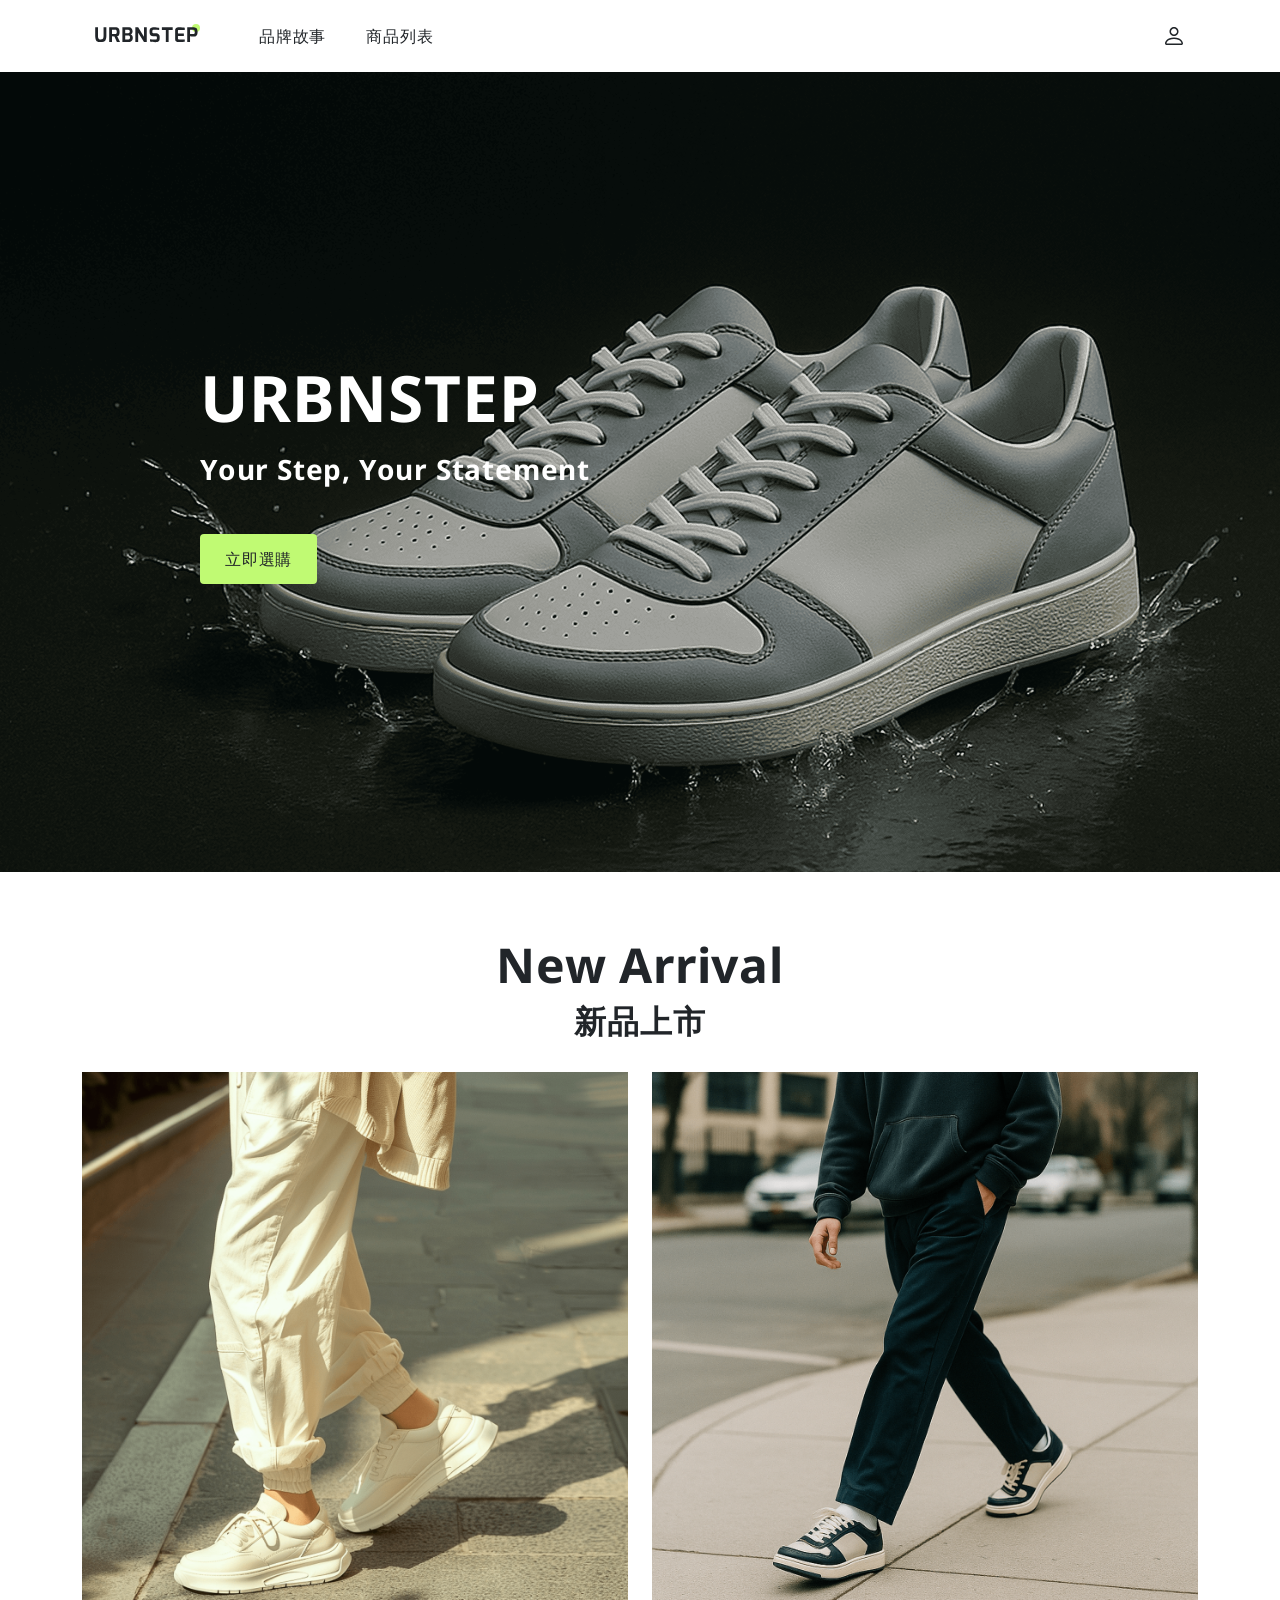
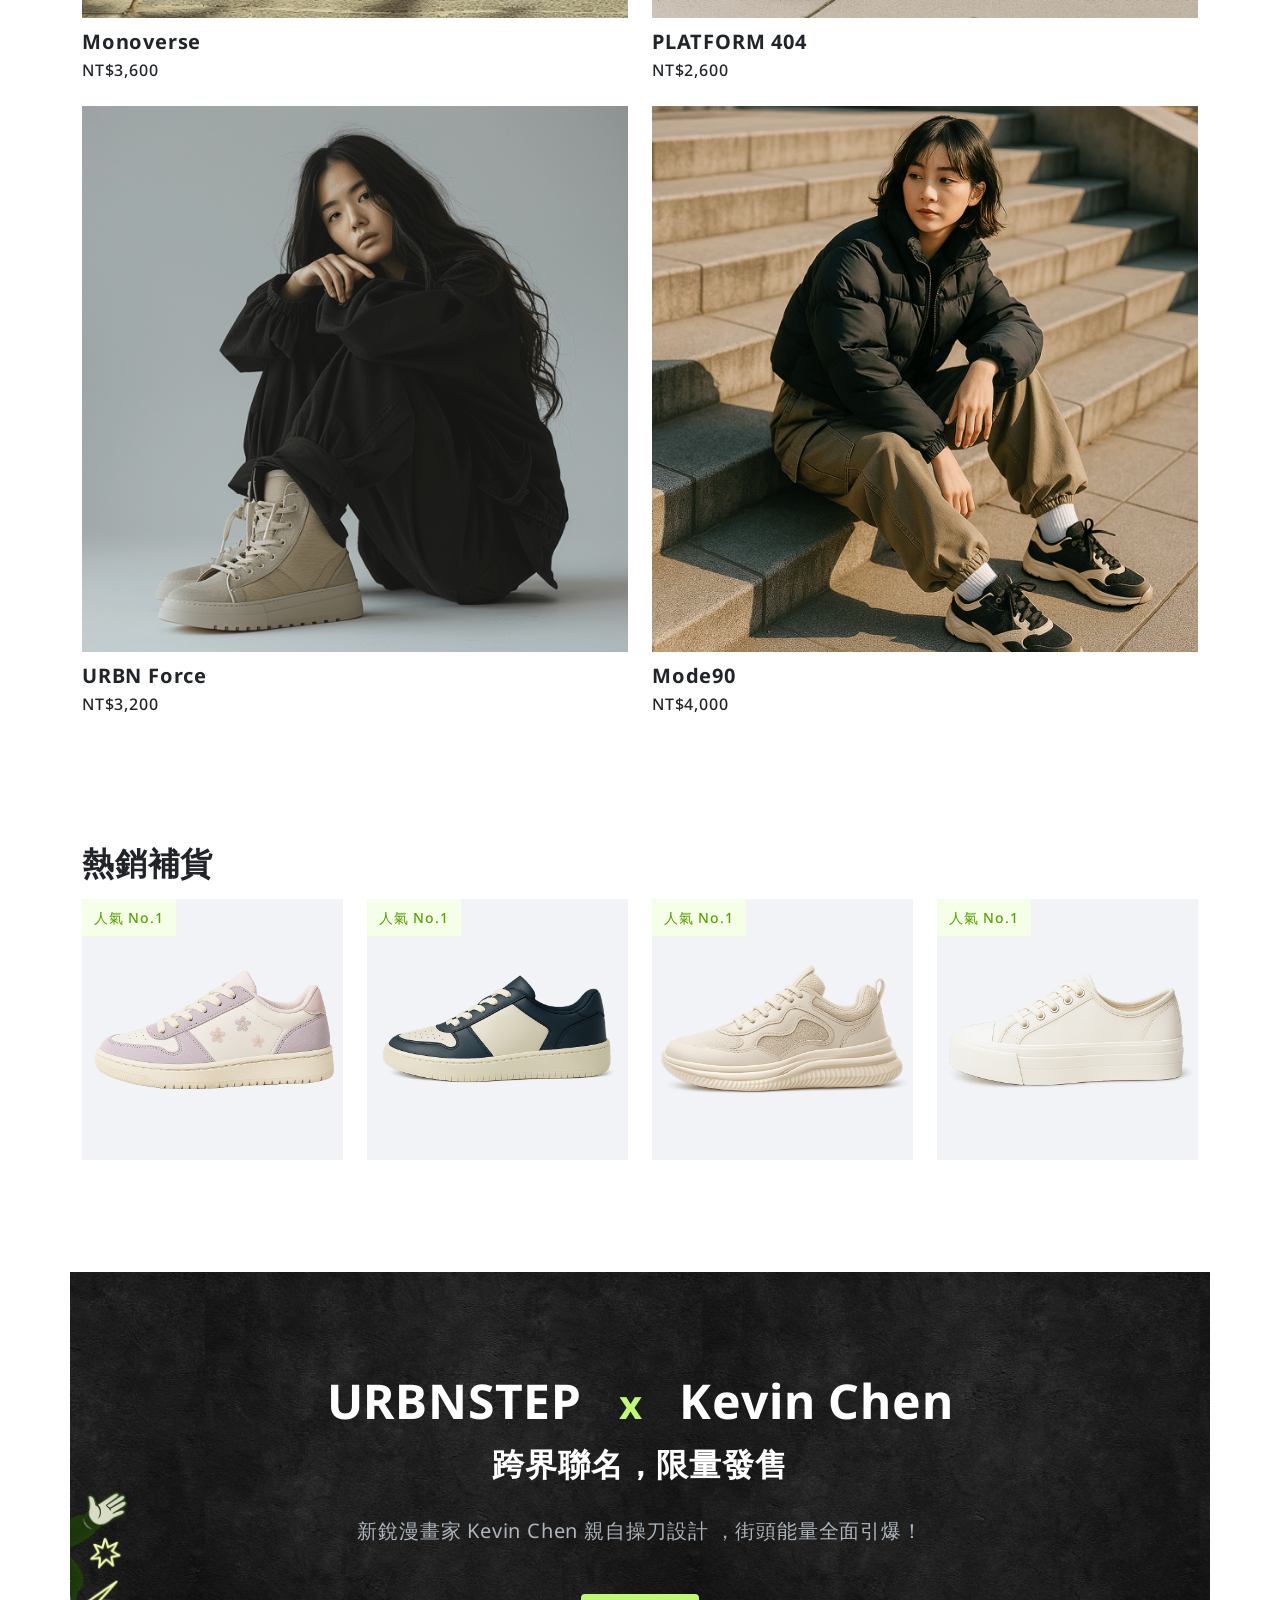
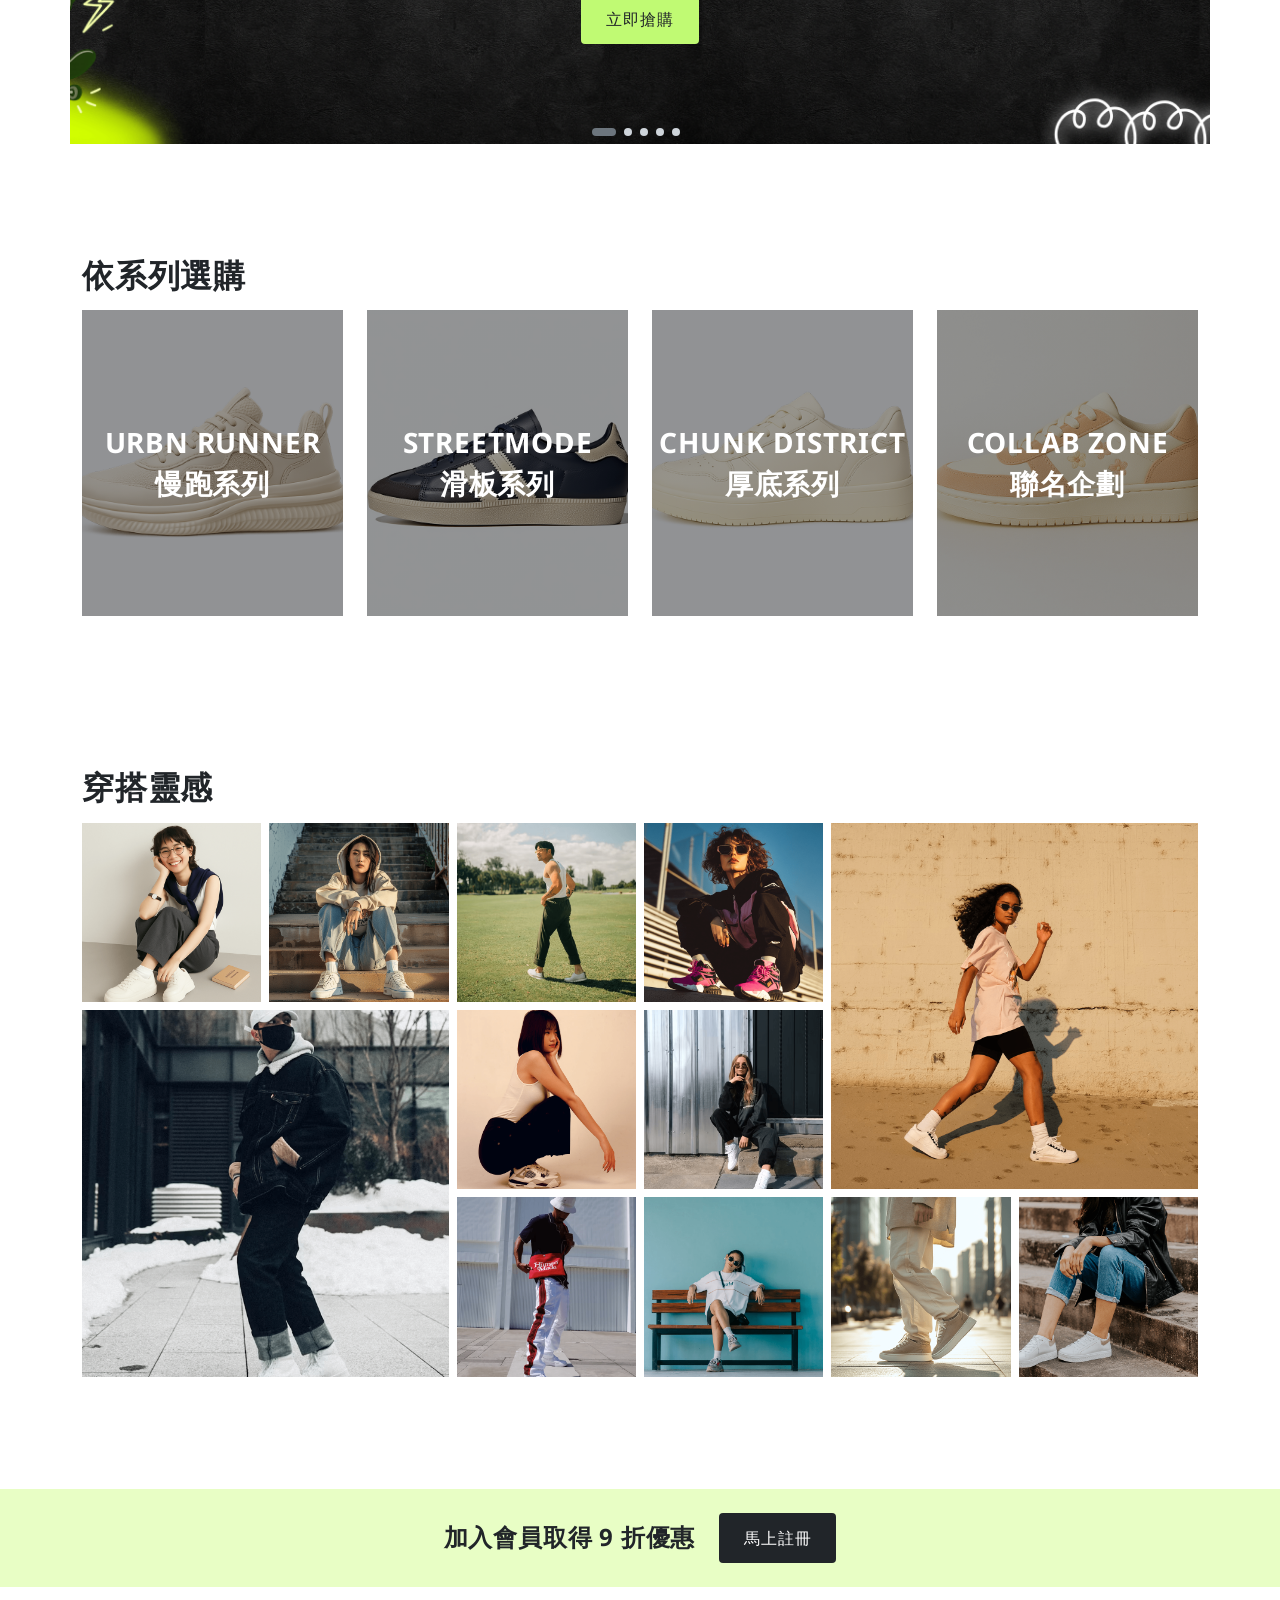
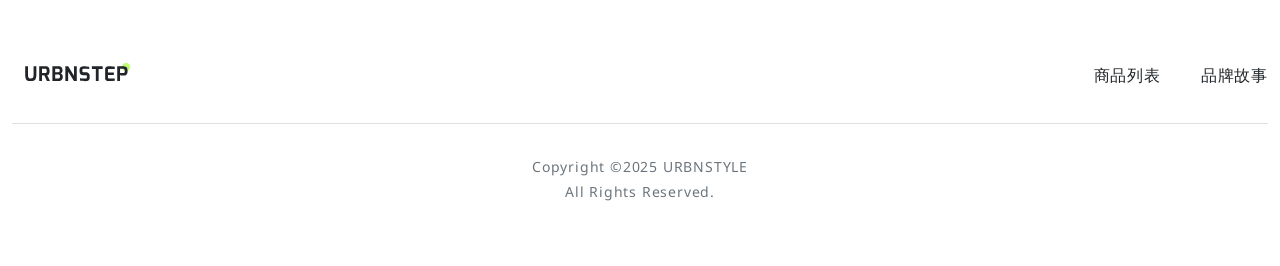
<file: index.html>
<!doctype html>
<html lang="en">
  <head>
    <meta charset="UTF-8" />
    <meta name="viewport" content="width=device-width, initial-scale=1.0" />
    <title>URBNSTEP 官方網站</title>
    <link rel="preconnect" href="https://fonts.googleapis.com" />
    <link rel="preconnect" href="https://fonts.gstatic.com" crossorigin />
    <!-- GoogleFont -->
    <link
      href="https://fonts.googleapis.com/css2?family=Noto+Sans:ital,wght@0,100..900;1,100..900&display=swap"
      rel="stylesheet"
    />
    <link
      rel="stylesheet"
      href="https://fonts.googleapis.com/css2?family=Material+Symbols+Outlined"
    />
    <!-- BS5 CDN -->
    <link
      rel="stylesheet"
      href="https://cdn.jsdelivr.net/npm/bootstrap-icons@1.13.1/font/bootstrap-icons.min.css"
    />
    <link
      href="https://cdn.jsdelivr.net/npm/bootstrap@5.3.8/dist/css/bootstrap.min.css"
      rel="stylesheet"
      integrity="sha384-sRIl4kxILFvY47J16cr9ZwB07vP4J8+LH7qKQnuqkuIAvNWLzeN8tE5YBujZqJLB"
      crossorigin="anonymous"
    />
    <link rel="stylesheet" href="./css/main.css" />
  </head>
  <body>
    <!-- header -->
    <!-- 選單、會員按鈕、hero -->
    <header>
      <!-- 選單、會員按鈕 -->
      <!-- 桌面版 -->
      <nav class="container d-flex justify-content-between py-md3 p-7">
        <!-- 選單 -->
        <ul class="list-unstyled d-flex align-items-center">
          <li class="me-5">
            <a href="index.html">
              <h1>
                <img
                  src="./img/svg/logo/logo.svg"
                  alt="品牌標誌"
                  title="品牌標誌"
                />
              </h1>
            </a>
          </li>
          <li class="me-6 d-flex align-items-center main-nav d-none d-sm-flex">
            <a class="py-7 fw-medium me-6" href="story.html">品牌故事</a>
            <a class="py-7 fw-medium me-6" href="products_list.html"
              >商品列表</a
            >
          </li>
        </ul>
        <!-- 會員按鈕 -->
        <a class="p-7" href="login.html">
          <img
            src="./img/svg/icon/person.svg"
            alt="會員標誌"
            title="會員標誌"
          />
        </a>
      </nav>
      <!-- 手機版 -->
      <nav>
        <ul class="list-unstyled d-flex d-sm-none text-center">
          <li class="w-100">
            <a
              class="py-7 fw-medium w-100 bg-primary-100 nav-phone active"
              href="story.html"
              >品牌故事</a
            >
          </li>
          <li class="w-100">
            <a
              class="py-7 fw-medium bg-primary-100 w-100 nav-phone"
              href="products_list.html"
              >商品列表</a
            >
          </li>
        </ul>
      </nav>
      <!-- hero -->
      <section
        class="py-sm-hero bg-hero bg-sm-hero d-flex align-items-center py-14 ps-sm-8 px-4"
      >
        <!-- 標題、標語、CTA -->
        <div>
          <!-- 標題、標語 -->
          <div class="mb-sm-5 mb-10">
            <!-- 標題 -->
            <div class="mb-sm-3 mb-2">
              <h2 class="neutral-0 display-sm-1 display-2 fw-bold lh-1p2">
                URBNSTEP
              </h2>
            </div>
            <!-- 標語 -->
            <p class="neutral-0 fs-sm-3 fs-5 fw-bold lh-1p2">
              Your Step, Your Statement
            </p>
          </div>
          <!-- CTA -->
          <a class="btn btn-large btn-primary" href="products_list.html"
            >立即選購</a
          >
        </div>
      </section>
    </header>
    <!-- main -->
    <main>
      <!-- 新品上市 -->
      <section class="py-sm-9 py-15">
        <div class="container">
          <!-- 標題 -->
          <div class="mb-sm-10 mb-4 text-center">
            <div class="mb-sm-7 mb-2">
              <h2 class="display-sm-2 fs-2 text-neutral-900 fw-bold lh-1p2">
                New Arrival
              </h2>
            </div>
            <h2 class="fs-sm-2 fs-4 text-neutral-900 fw-bold lh-1p2">
              新品上市
            </h2>
          </div>
          <!-- 商品列表 -->
          <ul class="row list-unstyled row-cols-2 new-arrival mx-sm-n-3 mx-n-2">
            <li class="col mb-sm-6 mb-4 px-16 px-sm-7">
              <a href="products_list.html">
                <!-- 圖片 -->
                <div class="mb-7">
                  <img
                    src="./img/new-1.png"
                    alt="新鞋子照片"
                    title="新鞋子照片"
                  />
                </div>
                <!-- 商品名稱、價錢 -->
                <div>
                  <div class="mb-1">
                    <h3 class="fs-sm-5 fs-6 text-neutral-900 fw-bold lh-1p2">
                      Monoverse
                    </h3>
                  </div>
                  <p class="fw-sm-normal fw-medium text-neutral-900">
                    NT$3,600
                  </p>
                </div>
              </a>
            </li>
            <li class="col mb-sm-6 mb-4 px-16 px-sm-7">
              <a href="products_list.html">
                <!-- 圖片 -->
                <div class="mb-7">
                  <img
                    src="./img/new-2.png"
                    alt="新鞋子照片"
                    title="新鞋子照片"
                  />
                </div>
                <!-- 商品名稱、價錢 -->
                <div>
                  <div class="mb-1">
                    <h3 class="fs-sm-5 fs-6 text-neutral-900 fw-bold lh-1p2">
                      PLATFORM 404
                    </h3>
                  </div>
                  <p class="fw-sm-normal fw-medium text-neutral-900">
                    NT$2,600
                  </p>
                </div>
              </a>
            </li>
            <li class="col mb-sm-6 mb-4 px-16 px-sm-7">
              <a href="products_list.html">
                <!-- 圖片 -->
                <div class="mb-7">
                  <img
                    src="./img/new-3.png"
                    alt="新鞋子照片"
                    title="新鞋子照片"
                  />
                </div>
                <!-- 商品名稱、價錢 -->
                <div>
                  <div class="mb-1">
                    <h3 class="fs-sm-5 fs-6 text-neutral-900 fw-bold lh-1p2">
                      URBN Force
                    </h3>
                  </div>
                  <p class="fw-sm-normal fw-medium text-neutral-900">
                    NT$3,200
                  </p>
                </div>
              </a>
            </li>
            <li class="col mb-sm-6 mb-4 px-16 px-sm-7">
              <a href="products_list.html">
                <!-- 圖片 -->
                <div class="mb-7">
                  <img
                    src="./img/new-4.png"
                    alt="新鞋子照片"
                    title="新鞋子照片"
                  />
                </div>
                <!-- 商品名稱、價錢 -->
                <div>
                  <div class="mb-1">
                    <h3 class="fs-sm-5 fs-6 text-neutral-900 fw-bold lh-1p2">
                      Mode90
                    </h3>
                  </div>
                  <p class="fw-sm-normal fw-medium text-neutral-900">
                    NT$4,000
                  </p>
                </div>
              </a>
            </li>
          </ul>
        </div>
      </section>
      <!-- 熱銷補貨 -->
      <section class="py-sm-9 py-15">
        <div class="container">
          <div>
            <div class="mb-3">
              <h2 class="fs-sm-2 fs-4 text-neutral-900 fw-bold lh-1p2">
                熱銷補貨
              </h2>
            </div>
            <ul
              class="row list-unstyled row-cols-md-4 row-cols-sm-2 row-cols-1 mx-sm-n-3 mx-n-4 no-scrollbar flex-nowrap"
            >
              <li class="col px-2 px-sm-7">
                <a href="products_list.html">
                  <div class="position-relative">
                    <img
                      src="./img/product-3.png"
                      alt="鞋子圖片"
                      title="鞋子圖片"
                    />
                    <span
                      class="bg-primary-100 py-2 px-7 text-primary-400 fs-7 fw-medium position-absolute top-0"
                    >
                      人氣 No.1
                    </span>
                  </div>
                </a>
              </li>
              <li class="col px-2 px-sm-7">
                <a href="products_list.html">
                  <div class="position-relative">
                    <img
                      src="./img/product.png"
                      alt="鞋子圖片"
                      title="鞋子圖片"
                    />
                    <span
                      class="bg-primary-100 py-2 px-7 text-primary-400 fs-7 fw-medium position-absolute top-0"
                    >
                      人氣 No.1
                    </span>
                  </div>
                </a>
              </li>
              <li class="col px-2 px-sm-7">
                <a href="products_list.html">
                  <div class="position-relative">
                    <img
                      src="./img/product-6.png"
                      alt="鞋子圖片"
                      title="鞋子圖片"
                    />
                    <span
                      class="bg-primary-100 py-2 px-7 text-primary-400 fs-7 fw-medium position-absolute top-0"
                    >
                      人氣 No.1
                    </span>
                  </div>
                </a>
              </li>
              <li class="col px-2 px-sm-7">
                <a href="products_list.html">
                  <div class="position-relative">
                    <img
                      src="./img/product-4.png"
                      alt="鞋子圖片"
                      title="鞋子圖片"
                    />
                    <span
                      class="bg-primary-100 py-2 px-7 text-primary-400 fs-7 fw-medium position-absolute top-0"
                    >
                      人氣 No.1
                    </span>
                  </div>
                </a>
              </li>
            </ul>
          </div>
        </div>
      </section>
      <!-- 跨界聯名 -->
      <section class="py-sm-5 py-4">
        <div class="pt-sm-11 pb-sm-2 py-9 bg-cross bg-sm-cross container">
          <!-- 標題、標語、CTA -->
          <div class="text-center mb-sm-12">
            <!-- 標題 -->
            <div class="mb-sm-10 mb-4">
              <div class="mb-3">
                <h2
                  class="neutral-0 display-sm-2 fs-2 fw-bold lh-1p2 d-sm-block d-flex flex-column"
                >
                  URBNSTEP
                  <span
                    class="px-sm-4 py-2 fs-sm-1 fs-3 text-primary-300 fw-bold lh-1p2"
                    >x</span
                  >
                  Kevin Chen
                </h2>
              </div>
              <h3 class="neutral-0 fs-sm-2 fs-5 fw-bold -lh-1p2">
                跨界聯名，限量發售
              </h3>
            </div>
            <!-- 標語 -->
            <div class="mb-sm-5 mb-10">
              <p class="fs-sm-5 text-neutral-500 fw-normal">
                <span class="mb-sm-0 mb-1">
                  新銳漫畫家 Kevin Chen 親自操刀設計 </span
                ><span class="d-none d-sm-inline">，</span
                ><br class="d-sm-none" />街頭能量全面引爆！
              </p>
            </div>
            <!-- CTA -->
            <a class="btn btn-large btn-primary" href="#">立即搶購</a>
          </div>
          <!-- 分頁符號 -->
          <ul
            class="list-unstyled d-flex justify-content-center d-none d-sm-flex"
          >
            <li class="me-2">
              <a class="py-1 px-7 bg-neutral-600 rounded-pill" href="#"></a>
            </li>
            <li class="me-2">
              <a class="p-1 bg-neutral-400 rounded-pill" href="#"></a>
            </li>
            <li class="me-2">
              <a class="p-1 bg-neutral-400 rounded-pill" href="#"></a>
            </li>
            <li class="me-2">
              <a class="p-1 bg-neutral-400 rounded-pill" href="#"></a>
            </li>
            <li class="me-2">
              <a class="p-1 bg-neutral-400 rounded-pill" href="#"></a>
            </li>
          </ul>
        </div>
      </section>
      <!-- 依系列選購 -->
      <section class="py-sm-9 py-15">
        <div class="container">
          <div>
            <!-- 標題 -->
            <div class="mb-3">
              <h2 class="fs-sm-2 fs-4 text-neutral-900 fw-bold lh-1p2">
                依系列選購
              </h2>
            </div>
            <!-- 商品列表 -->
            <ul
              class="row list-unstyled row-cols-xl-4 row-cols-2 mx-n-2 mx-sm-n-3 series"
            >
              <li class="col px-16 px-sm-7 mb-7 mb-sm-4">
                <a
                  class="bg-shoes-series-6 py-sm-13 py-17 neutral-0 position-relative d-flex justify-content-center align-items-center flex-column"
                  href="#"
                >
                  <div class="position-absolute text-center">
                    <p class="fs-sm-3 fw-bold lh-1p2 mb-2">URBN RUNNER</p>
                    <p class="fs-sm-3 fw-bold lh-1p2">慢跑系列</p>
                  </div>
                </a>
              </li>
              <li class="col px-16 px-sm-7 mb-7 mb-sm-4">
                <a
                  class="bg-shoes-series-11 py-sm-13 py-17 neutral-0 position-relative d-flex justify-content-center align-items-center flex-column"
                  href="#"
                >
                  <div class="position-absolute text-center">
                    <p class="fs-sm-3 fw-bold lh-1p2 mb-2">STREETMODE</p>
                    <p class="fs-sm-3 fw-bold lh-1p2">滑板系列</p>
                  </div>
                </a>
              </li>
              <li class="col px-16 px-sm-7 mb-7 mb-sm-4">
                <a
                  class="bg-shoes-series-9 py-sm-13 py-17 neutral-0 position-relative d-flex justify-content-center align-items-center flex-column"
                  href="#"
                >
                  <div class="position-absolute text-center">
                    <p class="fs-sm-3 fw-bold lh-1p2 mb-2">CHUNK DISTRICT</p>
                    <p class="fs-sm-3 fw-bold lh-1p2">厚底系列</p>
                  </div>
                </a>
              </li>
              <li class="col px-16 px-sm-7 mb-7 mb-sm-4">
                <a
                  class="bg-shoes-series-10 py-sm-13 py-17 neutral-0 position-relative d-flex justify-content-center align-items-center flex-column"
                  href="#"
                >
                  <div class="position-absolute text-center">
                    <p class="fs-sm-3 fw-bold lh-1p2 mb-2">COLLAB ZONE</p>
                    <p class="fs-sm-3 fw-bold lh-1p2">聯名企劃</p>
                  </div>
                </a>
              </li>
            </ul>
          </div>
        </div>
      </section>
      <!-- 穿搭靈感 -->
      <section class="py-sm-9 py-15">
        <div class="container">
          <!-- 標題 -->
          <div class="mb-3">
            <h2 class="fs-sm-2 fs-4 text-neutral-900 fw-bold lh-1p2">
              穿搭靈感
            </h2>
          </div>
          <!-- 穿搭照片 電腦板  -->
          <ul class="list-unstyled row row-cols-3 mx-n-1 d-none d-md-flex">
            <!-- 第一欄 -->
            <li class="col px-1">
              <div class="d-flex flex-column gap-2">
                <ul class="list-unstyled d-flex gap-2">
                  <li>
                    <a href="#">
                      <img src="./img/inspiration-1.png" alt="" />
                    </a>
                  </li>
                  <li>
                    <a href="#">
                      <img src="./img/inspiration-2.png" alt="" />
                    </a>
                  </li>
                </ul>
                <a href="#">
                  <img src="./img/inspiration-3.png" alt="" />
                </a>
              </div>
            </li>
            <!-- 第二欄 -->
            <li class="col px-1">
              <ul class="list-unstyled d-flex flex-column gap-2">
                <li class="d-flex gap-2">
                  <a href="#">
                    <img src="./img/inspiration-4.png" alt="" />
                  </a>
                  <a href="#">
                    <img src="./img/inspiration-5.png" alt="" />
                  </a>
                </li>
                <li class="d-flex gap-2">
                  <a href="#">
                    <img src="./img/inspiration-6.png" alt="" />
                  </a>
                  <a href="#">
                    <img src="./img/inspiration-7.png" alt="" />
                  </a>
                </li>
                <li class="d-flex gap-2">
                  <a href="#">
                    <img src="./img/inspiration-8.png" alt="" />
                  </a>
                  <a href="#">
                    <img src="./img/inspiration-9.png" alt="" />
                  </a>
                </li>
              </ul>
            </li>
            <!-- 第三欄 -->
            <li class="col px-1">
              <div class="d-flex flex-column gap-2">
                <a class="flex-grow" href="#">
                  <img src="./img/inspiration-10.png" alt="" />
                </a>
                <ul class="list-unstyled d-flex gap-2">
                  <li href="#">
                    <a href="#">
                      <img src="./img/inspiration-11.png" alt="" />
                    </a>
                  </li>
                  <li href="#">
                    <a href="#">
                      <img src="./img/inspiration-12.png" alt="" />
                    </a>
                  </li>
                </ul>
              </div>
            </li>
          </ul>
          <!-- 穿搭照片 手機板  -->
          <ul
            class="list-unstyled row row-cols-1 no-scrollbar flex-nowrap mx-n-4 mx-md-n-3 d-md-none"
          >
            <li class="col max-w-1 px-2 px-md-7">
              <a href="#">
                <img src="./img/inspiration-1.png" alt="" />
              </a>
            </li>
            <li class="col max-w-1 px-2 px-md-7">
              <a href="#">
                <img src="./img/inspiration-2.png" alt="" />
              </a>
            </li>
            <li class="col max-w-1 px-2 px-md-7">
              <a href="#">
                <img src="./img/inspiration-3.png" alt="" />
              </a>
            </li>
            <li class="col max-w-1 px-2 px-md-7">
              <a href="#">
                <img src="./img/inspiration-4.png" alt="" />
              </a>
            </li>
            <li class="col max-w-1 px-2 px-md-7">
              <a href="#">
                <img src="./img/inspiration-5.png" alt="" />
              </a>
            </li>
            <li class="col max-w-1 px-2 px-md-7">
              <a href="#">
                <img src="./img/inspiration-6.png" alt="" />
              </a>
            </li>
          </ul>
        </div>
      </section>
    </main>
    <!-- footer -->
    <!-- 優惠資訊、CTA、主選單、所有權 -->
    <footer>
      <!-- 優惠資訊、CTA -->
      <section class="pt-sm-5 pt-4">
        <div class="py-4 bg-primary-200">
          <!-- 優惠資訊、CTA -->
          <div
            class="container d-flex justify-content-center align-items-center"
          >
            <!-- 優惠資訊 -->
            <div class="me-sm-4 me-3">
              <h2 class="fs-sm-4 fs-5 fw-bold lh-1p2">加入會員取得 9 折優惠</h2>
            </div>
            <!-- CTA -->
            <a
              class="btn btn-sm-large btn-neutral-filled btn-small"
              href="login.html"
              >馬上註冊</a
            >
          </div>
        </div>
      </section>
      <!-- 主選單、所有權 -->
      <section class="py-sm-9 py-10 px-7">
        <!-- 主選單 -->
        <nav class="mb-4">
          <ul
            class="list-unstyled d-flex justify-content-between align-items-sm-center flex-sm-row flex-column"
          >
            <li class="mb-sm-0 mb-2">
              <a href="index.html">
                <img
                  src="./img/svg/logo/logo.svg"
                  alt="品牌標誌"
                  title="品牌標誌"
                />
              </a>
            </li>
            <li>
              <ul
                class="list-unstyled footer-nav d-flex flex-sm-row flex-column ms-7 ms-sm-0"
              >
                <li class="me-sm-6 me-0 py-7">
                  <a
                    class="text-neutral-900 fw-medium"
                    href="products_list.html"
                    >商品列表</a
                  >
                </li>
                <li class="me-sm-6 me-0 py-7">
                  <a class="text-neutral-900 fw-medium" href="story.html"
                    >品牌故事</a
                  >
                </li>
              </ul>
            </li>
          </ul>
        </nav>
        <!-- 所有權 -->
        <div class="pt-10 text-center border-top border-neutral-300">
          <div class="mb-1">
            <p class="text-neutral-600 fs-7 fw-normal">
              Copyright ©2025 URBNSTYLE
            </p>
          </div>
          <p class="text-neutral-600 fs-7 fw-normal">All Rights Reserved.</p>
        </div>
      </section>
    </footer>
  </body>
</html>
</file>
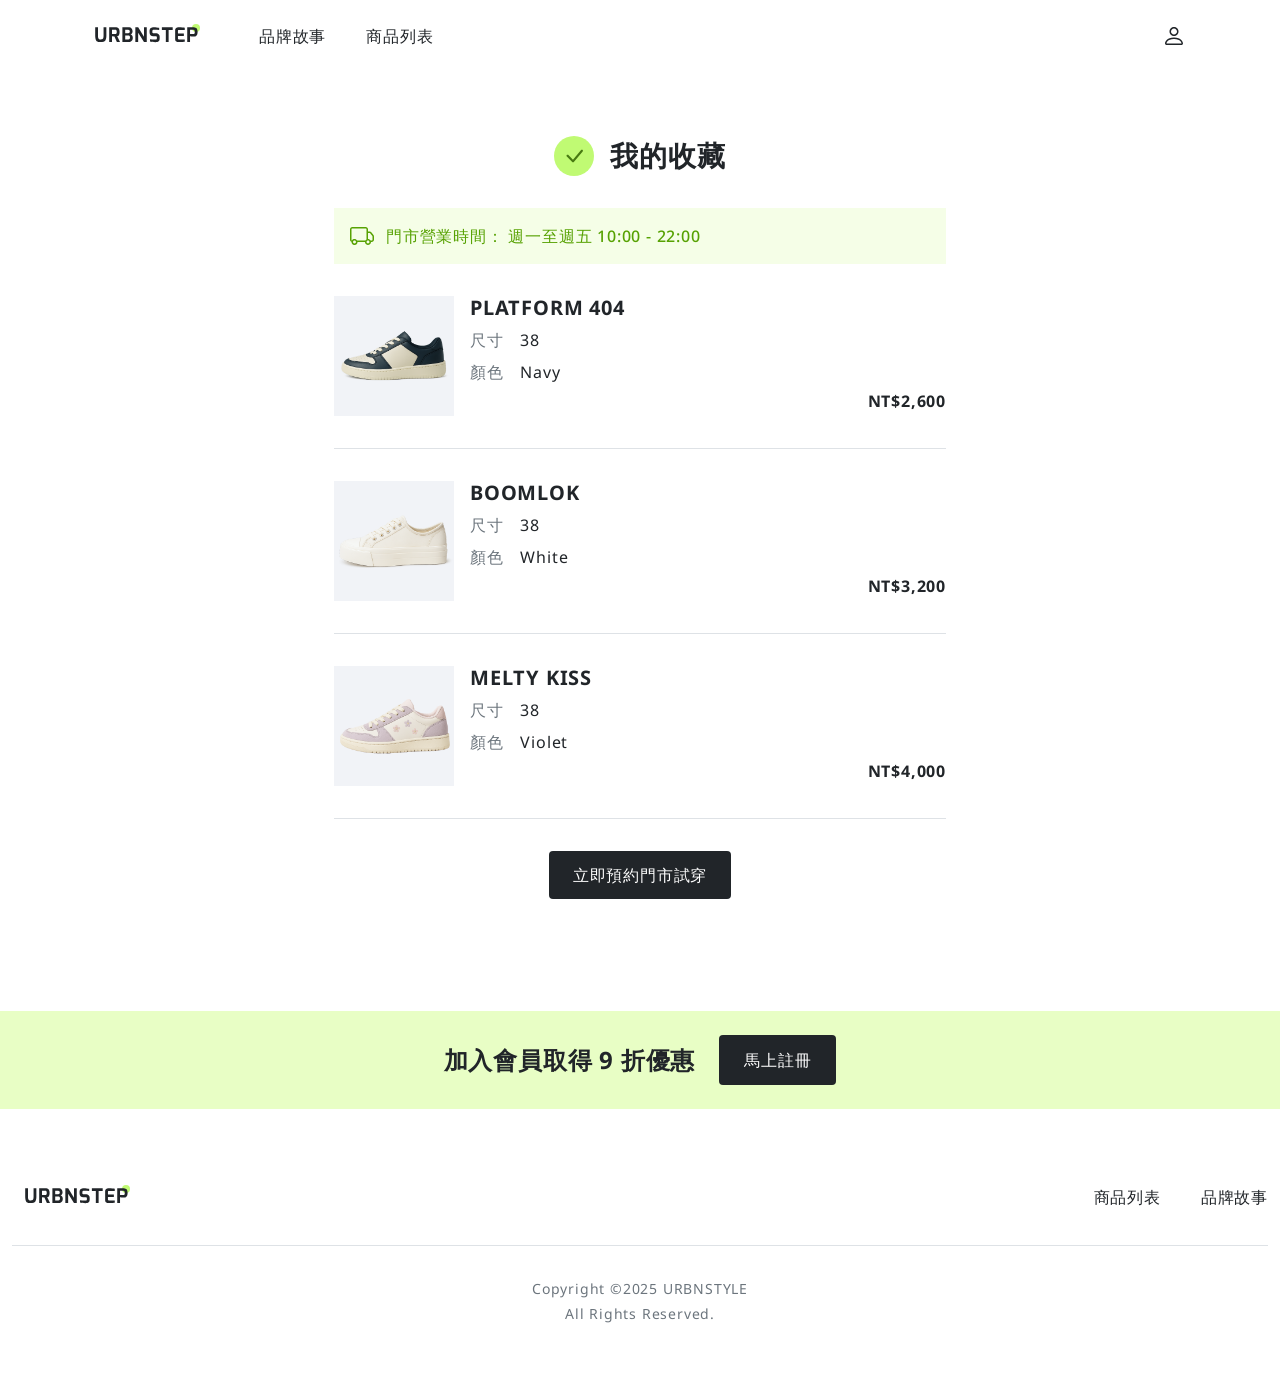
<file: favorite.html>
<!doctype html>
<html lang="en">
  <head>
    <meta charset="UTF-8" />
    <meta name="viewport" content="width=device-width, initial-scale=1.0" />
    <title>Nelson的部落格</title>
    <link rel="preconnect" href="https://fonts.googleapis.com" />
    <link rel="preconnect" href="https://fonts.gstatic.com" crossorigin />
    <!-- GoogleFont -->
    <link
      href="https://fonts.googleapis.com/css2?family=Noto+Sans:ital,wght@0,100..900;1,100..900&display=swap"
      rel="stylesheet"
    />
    <link
      rel="stylesheet"
      href="https://fonts.googleapis.com/css2?family=Material+Symbols+Outlined"
    />
    <!-- BS5 CDN -->
    <link
      rel="stylesheet"
      href="https://cdn.jsdelivr.net/npm/bootstrap-icons@1.13.1/font/bootstrap-icons.min.css"
    />
    <link
      href="https://cdn.jsdelivr.net/npm/bootstrap@5.3.8/dist/css/bootstrap.min.css"
      rel="stylesheet"
      integrity="sha384-sRIl4kxILFvY47J16cr9ZwB07vP4J8+LH7qKQnuqkuIAvNWLzeN8tE5YBujZqJLB"
      crossorigin="anonymous"
    />
    <link rel="stylesheet" href="./css/main.css" />
  </head>
  <body>
    <!-- header -->
    <!-- 選單、會員按鈕、hero -->
    <header>
      <!-- 選單、會員按鈕 -->
      <!-- 桌面版 -->
      <nav class="container d-flex justify-content-between py-md3 p-7">
        <!-- 選單 -->
        <ul class="list-unstyled d-flex align-items-center">
          <li class="me-5">
            <a href="index.html">
              <h1>
                <img
                  src="./img/svg/logo/logo.svg"
                  alt="品牌標誌"
                  title="品牌標誌"
                />
              </h1>
            </a>
          </li>
          <li class="me-6 d-flex align-items-center main-nav d-none d-sm-flex">
            <a class="py-7 fw-medium me-6" href="story.html">品牌故事</a>
            <a class="py-7 fw-medium me-6" href="products_list.html"
              >商品列表</a
            >
          </li>
        </ul>
        <!-- 會員按鈕 -->
        <a class="p-7" href="login.html">
          <img
            src="./img/svg/icon/person.svg"
            alt="會員標誌"
            title="會員標誌"
          />
        </a>
      </nav>
      <!-- 手機版 -->
      <nav>
        <ul class="list-unstyled d-flex d-sm-none text-center">
          <li class="w-100">
            <a
              class="py-7 fw-medium w-100 bg-primary-100 nav-phone active"
              href="story.html"
              >品牌故事</a
            >
          </li>
          <li class="w-100">
            <a
              class="py-7 fw-medium bg-primary-100 w-100 nav-phone"
              href="products_list.html"
              >商品列表</a
            >
          </li>
        </ul>
      </nav>
    </header>
    <!-- main -->
    <main class="py-sm-9 py-4">
      <section class="container max-w-6">
        <!-- 標題 -->
        <div
          class="d-flex justify-content-center align-items-center mb-sm-10 mb-4"
        >
          <div class="bg-primary-300 rounded-circle p-sm-2 p-19 me-3">
            <img src="./img/svg/icon/check-lg.svg" alt="收藏" />
          </div>
          <h2 class="fs-sm-3 fs-4 text-neutral-900 fw-bold lh-1p2">我的收藏</h2>
        </div>
        <!-- 公告 -->
        <div class="p-3 mb-sm-10 mb-4 bg-primary-100 d-flex align-items-center">
          <div class="me-7">
            <img src="./img/svg/icon/truck.svg" alt="配送" />
          </div>
          <p class="text-primary-400 fw-medium">
            門市營業時間：
            <br class="d-sm-none" />
            週一至週五 10:00 - 22:00
          </p>
        </div>
        <!-- 收藏清單 -->
        <ul class="list-unstyled favorite-list mb-sm-10 mb-4">
          <li class="d-flex pb-10 mb-10 border-bottom border-neutral-300">
            <!-- 商品圖片 -->
            <div class="me-3">
              <img class="max-w-5" src="./img/product.png" alt="鞋子" />
            </div>
            <!-- 商品資訊、價格 -->
            <div class="flex-grow-1">
              <!-- 商品資訊 -->
              <div class="mb-2">
                <div class="mb-2">
                  <h3 class="text-neutral-900 fs-sm-5 fs-6 fw-bold lh-1p2">
                    PLATFORM 404
                  </h3>
                </div>
                <div class="mb-2">
                  <p>
                    <span class="me-7 fs-sm-6 fs-7 text-neutral-600 fw-normal"
                      >尺寸</span
                    >
                    <span class="text-neutral-900 fw-normal">38</span>
                  </p>
                </div>
                <p>
                  <span class="me-7 fs-sm-6 fs-7 text-neutral-600 fw-normal"
                    >顏色</span
                  >
                  <span class="text-neutral-900 fw-normal">Navy</span>
                </p>
              </div>
              <!-- 商品價格 -->
              <p class="text-neutral-900 fw-bold text-sm-end lh-1p2">
                NT$2,600
              </p>
            </div>
          </li>
          <li class="d-flex pb-10 mb-10 border-bottom border-neutral-300">
            <!-- 商品圖片 -->
            <div class="me-3">
              <img class="max-w-5" src="./img/product-4.png" alt="鞋子" />
            </div>
            <!-- 商品資訊、價格 -->
            <div class="flex-grow-1">
              <!-- 商品資訊 -->
              <div class="mb-2">
                <div class="mb-2">
                  <h3 class="text-neutral-900 fs-sm-5 fs-6 fw-bold lh-1p2">
                    BOOMLOK
                  </h3>
                </div>
                <div class="mb-2">
                  <p>
                    <span class="me-7 fs-sm-6 fs-7 text-neutral-600 fw-normal"
                      >尺寸</span
                    >
                    <span class="text-neutral-900 fw-normal">38</span>
                  </p>
                </div>
                <p>
                  <span class="me-7 fs-sm-6 fs-7 text-neutral-600 fw-normal"
                    >顏色</span
                  >
                  <span class="text-neutral-900 fw-normal">White</span>
                </p>
              </div>
              <!-- 商品價格 -->
              <p class="text-neutral-900 fw-bold text-sm-end lh-1p2">
                NT$3,200
              </p>
            </div>
          </li>
          <li class="d-flex pb-10 mb-10 border-bottom border-neutral-300">
            <!-- 商品圖片 -->
            <div class="me-3">
              <img class="max-w-5" src="./img/product-3.png" alt="鞋子" />
            </div>
            <!-- 商品資訊、價格 -->
            <div class="flex-grow-1">
              <!-- 商品資訊 -->
              <div class="mb-2">
                <div class="mb-2">
                  <h3 class="text-neutral-900 fs-sm-5 fs-6 fw-bold lh-1p2">
                    MELTY KISS
                  </h3>
                </div>
                <div class="mb-2">
                  <p>
                    <span class="me-7 fs-sm-6 fs-7 text-neutral-600 fw-normal"
                      >尺寸</span
                    >
                    <span class="text-neutral-900 fw-normal">38</span>
                  </p>
                </div>
                <p>
                  <span class="me-7 fs-sm-6 fs-7 text-neutral-600 fw-normal"
                    >顏色</span
                  >
                  <span class="text-neutral-900 fw-normal">Violet</span>
                </p>
              </div>
              <!-- 商品價格 -->
              <p class="text-neutral-900 fw-bold text-sm-end lh-1p2">
                NT$4,000
              </p>
            </div>
          </li>
        </ul>
        <!-- CTA -->
        <div class="text-center">
          <a
            class="btn-large btn-neutral-filled rounded-1 d-inline-block"
            href="#"
          >
            立即預約門市試穿
          </a>
        </div>
      </section>
    </main>
    <!-- footer -->
    <!-- 優惠資訊、CTA、主選單、所有權 -->
    <footer>
      <!-- 優惠資訊、CTA -->
      <section class="pt-sm-5 pt-4">
        <div class="py-4 bg-primary-200">
          <!-- 優惠資訊、CTA -->
          <div
            class="container d-flex justify-content-center align-items-center"
          >
            <!-- 優惠資訊 -->
            <div class="me-sm-4 me-3">
              <h2 class="fs-sm-4 fs-5 fw-bold lh-1p2">加入會員取得 9 折優惠</h2>
            </div>
            <!-- CTA -->
            <a
              class="btn btn-sm-large btn-neutral-filled btn-small"
              href="login.html"
              >馬上註冊</a
            >
          </div>
        </div>
      </section>
      <!-- 主選單、所有權 -->
      <section class="py-sm-9 py-10 px-7">
        <!-- 主選單 -->
        <nav class="mb-4">
          <ul
            class="list-unstyled d-flex justify-content-between align-items-sm-center flex-sm-row flex-column"
          >
            <li class="mb-sm-0 mb-2">
              <a href="index.html">
                <img
                  src="./img/svg/logo/logo.svg"
                  alt="品牌標誌"
                  title="品牌標誌"
                />
              </a>
            </li>
            <li>
              <ul
                class="list-unstyled footer-nav d-flex flex-sm-row flex-column ms-7 ms-sm-0"
              >
                <li class="me-sm-6 me-0 py-7">
                  <a
                    class="text-neutral-900 fw-medium"
                    href="products_list.html"
                    >商品列表</a
                  >
                </li>
                <li class="me-sm-6 me-0 py-7">
                  <a class="text-neutral-900 fw-medium" href="story.html"
                    >品牌故事</a
                  >
                </li>
              </ul>
            </li>
          </ul>
        </nav>
        <!-- 所有權 -->
        <div class="pt-10 text-center border-top border-neutral-300">
          <div class="mb-1">
            <p class="text-neutral-600 fs-7 fw-normal">
              Copyright ©2025 URBNSTYLE
            </p>
          </div>
          <p class="text-neutral-600 fs-7 fw-normal">All Rights Reserved.</p>
        </div>
      </section>
    </footer>
  </body>
</html>
</file>
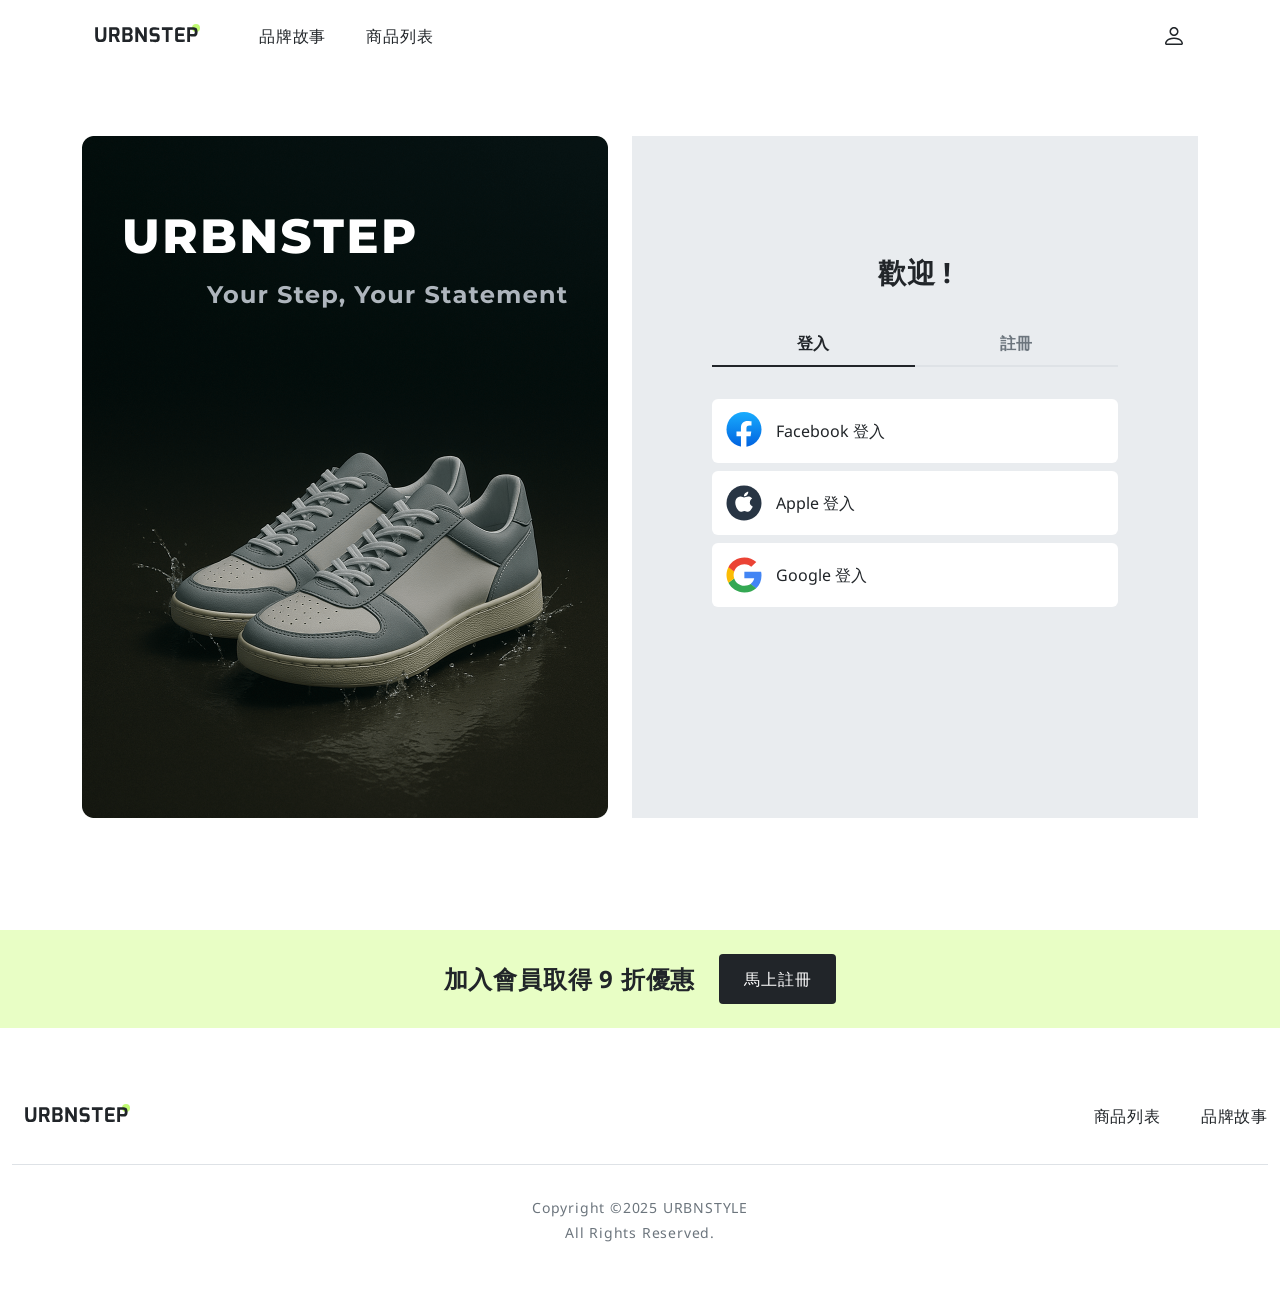
<file: login.html>
<!doctype html>
<html lang="en">
  <head>
    <meta charset="UTF-8" />
    <meta name="viewport" content="width=device-width, initial-scale=1.0" />
    <title>Nelson的部落格</title>
    <link rel="preconnect" href="https://fonts.googleapis.com" />
    <link rel="preconnect" href="https://fonts.gstatic.com" crossorigin />
    <!-- GoogleFont -->
    <link
      href="https://fonts.googleapis.com/css2?family=Noto+Sans:ital,wght@0,100..900;1,100..900&display=swap"
      rel="stylesheet"
    />
    <link
      rel="stylesheet"
      href="https://fonts.googleapis.com/css2?family=Material+Symbols+Outlined"
    />
    <!-- BS5 CDN -->
    <link
      rel="stylesheet"
      href="https://cdn.jsdelivr.net/npm/bootstrap-icons@1.13.1/font/bootstrap-icons.min.css"
    />
    <link
      href="https://cdn.jsdelivr.net/npm/bootstrap@5.3.8/dist/css/bootstrap.min.css"
      rel="stylesheet"
      integrity="sha384-sRIl4kxILFvY47J16cr9ZwB07vP4J8+LH7qKQnuqkuIAvNWLzeN8tE5YBujZqJLB"
      crossorigin="anonymous"
    />
    <link rel="stylesheet" href="./css/main.css" />
  </head>
  <body>
    <!-- header -->
    <!-- 選單、會員按鈕、hero -->
    <header>
      <!-- 選單、會員按鈕 -->
      <!-- 桌面版 -->
      <nav class="container d-flex justify-content-between py-md3 p-7">
        <!-- 選單 -->
        <ul class="list-unstyled d-flex align-items-center">
          <li class="me-5">
            <a href="index.html">
              <h1>
                <img
                  src="./img/svg/logo/logo.svg"
                  alt="品牌標誌"
                  title="品牌標誌"
                />
              </h1>
            </a>
          </li>
          <li class="me-6 d-flex align-items-center main-nav d-none d-sm-flex">
            <a class="py-7 fw-medium me-6" href="story.html">品牌故事</a>
            <a class="py-7 fw-medium me-6" href="products_list.html"
              >商品列表</a
            >
          </li>
        </ul>
        <!-- 會員按鈕 -->
        <a class="p-7" href="login.html">
          <img
            src="./img/svg/icon/person.svg"
            alt="會員標誌"
            title="會員標誌"
          />
        </a>
      </nav>
      <!-- 手機版 -->
      <nav>
        <ul class="list-unstyled d-flex d-sm-none text-center">
          <li class="w-100">
            <a
              class="py-7 fw-medium w-100 bg-primary-100 nav-phone active"
              href="story.html"
              >品牌故事</a
            >
          </li>
          <li class="w-100">
            <a
              class="py-7 fw-medium bg-primary-100 w-100 nav-phone"
              href="products_list.html"
              >商品列表</a
            >
          </li>
        </ul>
      </nav>
    </header>
    <!-- main -->
    <main class="py-sm-9">
      <section class="container px-sm-7 px-0">
        <div class="d-flex flex-sm-row flex-column">
          <!-- 品牌廣告  -->
          <!-- 標題  -->
          <div class="me-sm-4 max-w-3">
            <img
              class="d-md-block d-none"
              src="./img/login.png"
              alt="品牌形象圖"
            />
            <img
              class="d-sm-none flex-grow-1"
              src="./img/login-sm.png"
              alt="品牌形象圖"
            />
          </div>
          <!-- 登入、註冊 -->
          <div
            class="px-xl-19 py-sm-20 py-10 px-sm-7 bg-neutral-200 radius-sm-1 flex-grow-1"
          >
            <form class="px-sm-0 px-7" action="">
              <!-- 標題 -->
              <div class="mb-sm-10 mb-4">
                <h2 class="fs-3 text-neutral-900 fw-bold lh-1p2 text-center">
                  歡迎 !
                </h2>
              </div>
              <!-- 切換 -->
              <ul class="list-unstyled d-flex mb-sm-10 mb-4">
                <li class="flex-grow-1 text-center">
                  <a
                    class="py-7 text-neutral-600 fw-bold lh-1p2 auth auth-active"
                    href="#"
                  >
                    登入
                  </a>
                </li>
                <li class="flex-grow-1 text-center">
                  <a class="py-7 text-neutral-600 fw-bold lh-1p2 auth" href="#">
                    註冊
                  </a>
                </li>
              </ul>
              <!-- 輸入欄位 -->
              <ul class="list-unstyled login-input">
                <li class="d-flex bg-neutral-0 p-7 rounded-2 mb-2">
                  <span class="me-7">
                    <img src="./img/svg/social/facebook.svg" alt="Facebook" />
                  </span>
                  <input
                    type="text"
                    class="border-0 p-0"
                    placeholder="Facebook 登入"
                  />
                </li>
                <li class="d-flex bg-neutral-0 p-7 rounded-2 mb-2">
                  <span class="me-7">
                    <img src="./img/svg/social/apple.svg" alt="Apple" />
                  </span>
                  <input
                    type="text"
                    class="border-0 p-0"
                    placeholder="Apple 登入"
                  />
                </li>
                <li class="d-flex bg-neutral-0 p-7 rounded-2 mb-2">
                  <span class="me-7">
                    <img src="./img/svg/social/google.svg" alt="Google" />
                  </span>
                  <input
                    type="text"
                    class="border-0 p-0"
                    placeholder="Google 登入"
                  />
                </li>
              </ul>
            </form>
          </div>
        </div>
      </section>
    </main>
    <!-- footer -->
    <!-- 優惠資訊、CTA、主選單、所有權 -->
    <footer>
      <!-- 優惠資訊、CTA -->
      <section class="pt-sm-5 pt-4">
        <div class="py-4 bg-primary-200">
          <!-- 優惠資訊、CTA -->
          <div
            class="container d-flex justify-content-center align-items-center"
          >
            <!-- 優惠資訊 -->
            <div class="me-sm-4 me-3">
              <h2 class="fs-sm-4 fs-5 fw-bold lh-1p2">加入會員取得 9 折優惠</h2>
            </div>
            <!-- CTA -->
            <a
              class="btn btn-sm-large btn-neutral-filled btn-small"
              href="login.html"
              >馬上註冊</a
            >
          </div>
        </div>
      </section>
      <!-- 主選單、所有權 -->
      <section class="py-sm-9 py-10 px-7">
        <!-- 主選單 -->
        <nav class="mb-4">
          <ul
            class="list-unstyled d-flex justify-content-between align-items-sm-center flex-sm-row flex-column"
          >
            <li class="mb-sm-0 mb-2">
              <a href="index.html">
                <img
                  src="./img/svg/logo/logo.svg"
                  alt="品牌標誌"
                  title="品牌標誌"
                />
              </a>
            </li>
            <li>
              <ul
                class="list-unstyled footer-nav d-flex flex-sm-row flex-column ms-7 ms-sm-0"
              >
                <li class="me-sm-6 me-0 py-7">
                  <a
                    class="text-neutral-900 fw-medium"
                    href="products_list.html"
                    >商品列表</a
                  >
                </li>
                <li class="me-sm-6 me-0 py-7">
                  <a class="text-neutral-900 fw-medium" href="story.html"
                    >品牌故事</a
                  >
                </li>
              </ul>
            </li>
          </ul>
        </nav>
        <!-- 所有權 -->
        <div class="pt-10 text-center border-top border-neutral-300">
          <div class="mb-1">
            <p class="text-neutral-600 fs-7 fw-normal">
              Copyright ©2025 URBNSTYLE
            </p>
          </div>
          <p class="text-neutral-600 fs-7 fw-normal">All Rights Reserved.</p>
        </div>
      </section>
    </footer>
  </body>
</html>
</file>
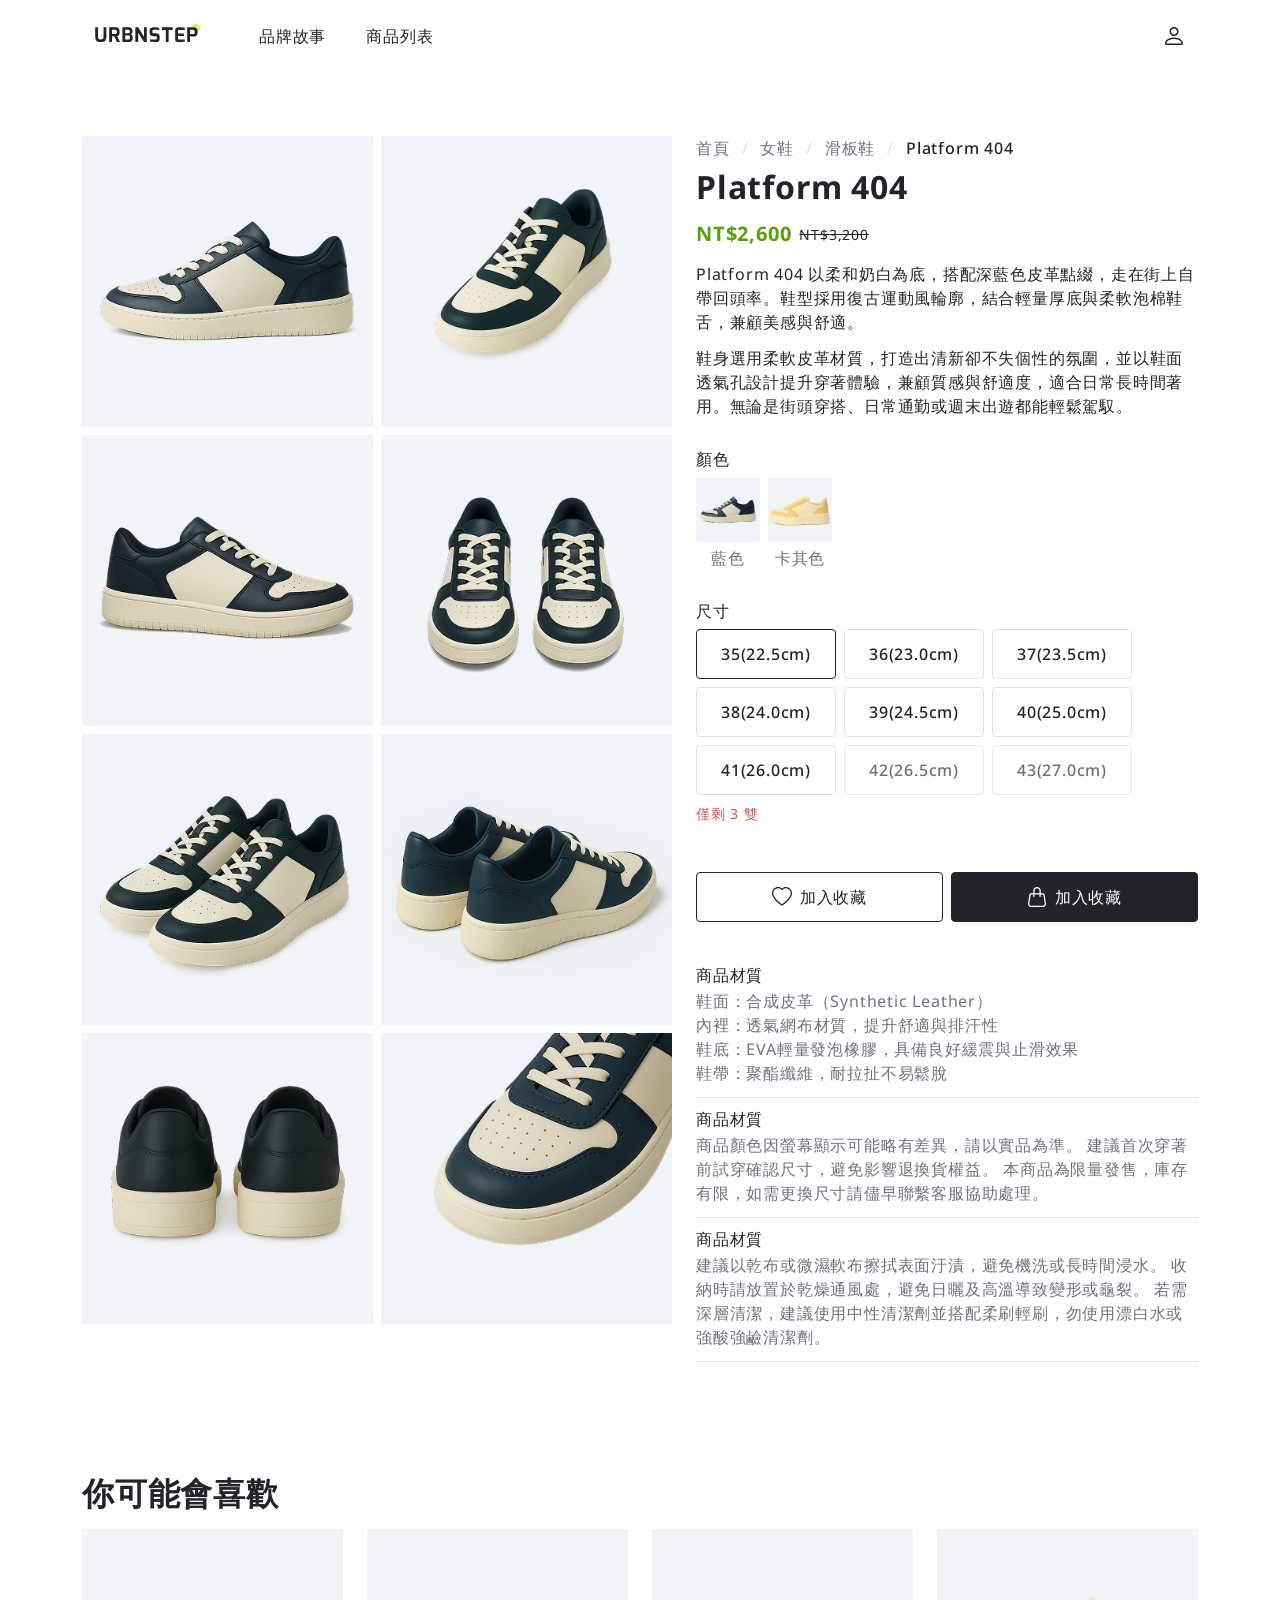
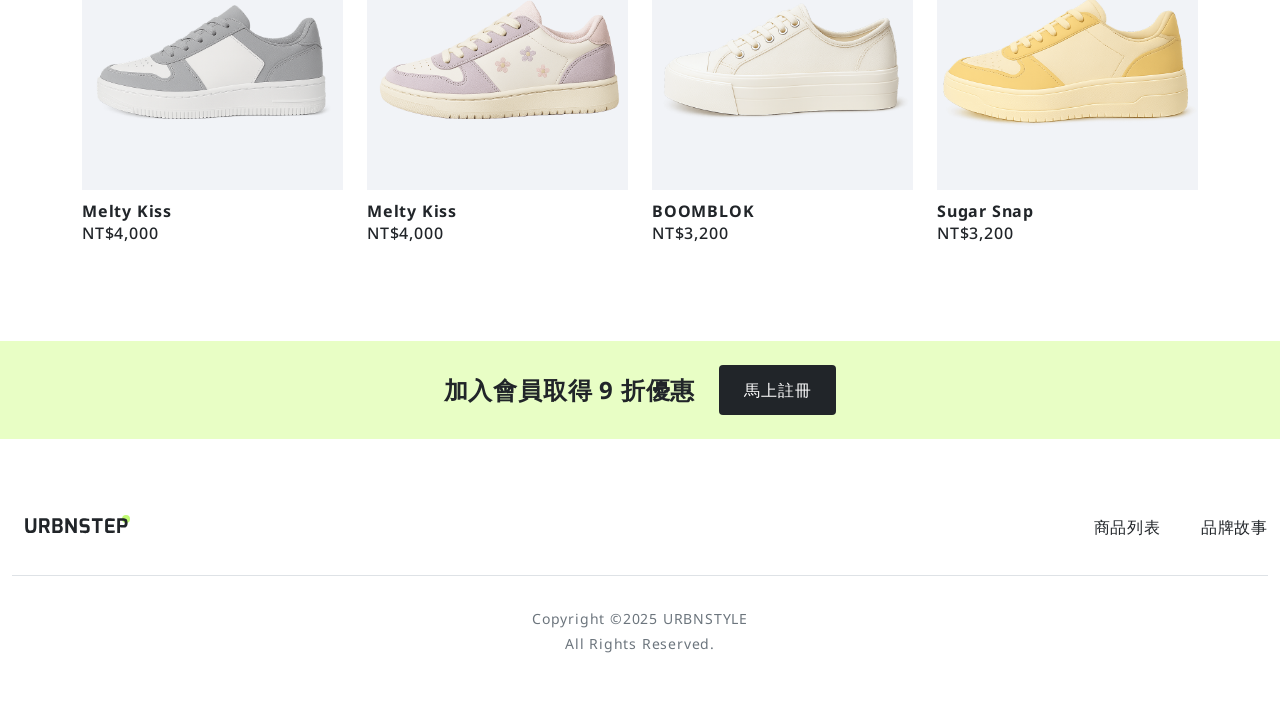
<file: product_detail.html>
<!doctype html>
<html lang="en">
  <head>
    <meta charset="UTF-8" />
    <meta name="viewport" content="width=device-width, initial-scale=1.0" />

    <title>Nelson的部落格</title>
    <link rel="preconnect" href="https://fonts.googleapis.com" />
    <link rel="preconnect" href="https://fonts.gstatic.com" crossorigin />
    <!-- GoogleFont -->
    <link
      href="https://fonts.googleapis.com/css2?family=Noto+Sans:ital,wght@0,100..900;1,100..900&display=swap"
      rel="stylesheet"
    />
    <link
      rel="stylesheet"
      href="https://fonts.googleapis.com/css2?family=Material+Symbols+Outlined"
    />
    <!-- BS5 CDN -->
    <link
      rel="stylesheet"
      href="https://cdn.jsdelivr.net/npm/bootstrap-icons@1.13.1/font/bootstrap-icons.min.css"
    />
    <link
      href="https://cdn.jsdelivr.net/npm/bootstrap@5.3.8/dist/css/bootstrap.min.css"
      rel="stylesheet"
      integrity="sha384-sRIl4kxILFvY47J16cr9ZwB07vP4J8+LH7qKQnuqkuIAvNWLzeN8tE5YBujZqJLB"
      crossorigin="anonymous"
    />
    <link rel="stylesheet" href="./css/main.css" />
  </head>
  <body>
    <!-- header -->
    <!-- 選單、會員按鈕、hero -->
    <header>
      <!-- 選單、會員按鈕 -->
      <!-- 桌面版 -->
      <nav class="container d-flex justify-content-between py-md3 p-7">
        <!-- 選單 -->
        <ul class="list-unstyled d-flex align-items-center">
          <li class="me-5">
            <a href="index.html">
              <h1>
                <img
                  src="./img/svg/logo/logo.svg"
                  alt="品牌標誌"
                  title="品牌標誌"
                />
              </h1>
            </a>
          </li>
          <li class="me-6 d-flex align-items-center main-nav d-none d-sm-flex">
            <a class="py-7 fw-medium me-6" href="story.html">品牌故事</a>
            <a class="py-7 fw-medium me-6" href="products_list.html"
              >商品列表</a
            >
          </li>
        </ul>
        <!-- 會員按鈕 -->
        <a class="p-7" href="login.html">
          <img
            src="./img/svg/icon/person.svg"
            alt="會員標誌"
            title="會員標誌"
          />
        </a>
      </nav>
      <!-- 手機版 -->
      <nav>
        <ul class="list-unstyled d-flex d-sm-none text-center">
          <li class="w-100">
            <a
              class="py-7 fw-medium w-100 bg-primary-100 nav-phone active"
              href="story.html"
              >品牌故事</a
            >
          </li>
          <li class="w-100">
            <a
              class="py-7 fw-medium bg-primary-100 w-100 nav-phone"
              href="products_list.html"
              >商品列表</a
            >
          </li>
        </ul>
      </nav>
    </header>
    <!-- main -->
    <main>
      <!-- 商品圖片、商品說明 -->
      <section class="container py-sm-9">
        <div class="row flex-column flex-md-row justify-cont">
          <!-- 商品圖片 -->
          <div class="col max-w-7 px-0 px-sm-7">
            <!-- 商品圖片  -->
            <ul class="list-unstyled row flex-wrap row-cols-sm-2 mx-n-1">
              <li class="col px-sm-1 px-0 mb-2">
                <img class="w-100" src="./img/image-0.png" alt="鞋子" />
              </li>
              <li class="col px-1 mb-2 d-none d-sm-block">
                <img src="./img/image-01.png" alt="鞋子" />
              </li>
              <li class="col px-1 mb-2 d-none d-sm-block">
                <img src="./img/image-02.png" alt="鞋子" />
              </li>
              <li class="col px-1 mb-2 d-none d-sm-block">
                <img src="./img/image-03.png" alt="鞋子" />
              </li>
              <li class="col px-1 mb-2 d-none d-sm-block">
                <img src="./img/image-04.png" alt="鞋子" />
              </li>
              <li class="col px-1 mb-2 d-none d-sm-block">
                <img src="./img/image-05.png" alt="鞋子" />
              </li>
              <li class="col px-1 mb-2 d-none d-sm-block">
                <img src="./img/image-06.png" alt="鞋子" />
              </li>
              <li class="col px-1 mb-2 d-none d-sm-block">
                <img src="./img/image-07.png" alt="鞋子" />
              </li>
            </ul>
            <!-- 商品圖片  -->
            <!-- <ul
              class="list-unstyled d-flex gap-2 flex-wrap justify-content-center"
            >
              <li>
                <img src="./img/image-0.png" alt="鞋子" />
              </li>
              <li>
                <img src="./img/image-01.png" alt="鞋子" />
              </li>
              <li>
                <img src="./img/image-02.png" alt="鞋子" />
              </li>
              <li>
                <img src="./img/image-03.png" alt="鞋子" />
              </li>
              <li>
                <img src="./img/image-04.png" alt="鞋子" />
              </li>
              <li>
                <img src="./img/image-05.png" alt="鞋子" />
              </li>
              <li>
                <img src="./img/image-06.png" alt="鞋子" />
              </li>
              <li>
                <img src="./img/image-07.png" alt="鞋子" />
              </li>
            </ul> -->
          </div>
          <!-- 商品說明 -->
          <div class="col max-w-3">
            <!-- 麵包屑、標題、價格、介紹 -->
            <div class="mb-10">
              <!-- 麵包屑 -->
              <nav class="mb-sm-7 mb-2">
                <ol class="list-unstyled d-flex bread">
                  <li class="d-flex">
                    <a
                      class="text-neutral-600 fw-medium fs-7 fs-sm-6"
                      href="./index.html"
                      >首頁</a
                    >
                  </li>
                  <li class="d-flex">
                    <a
                      class="text-neutral-600 fw-medium fs-7 fs-sm-6"
                      href="./products_list.html"
                      >女鞋</a
                    >
                  </li>
                  <li class="d-flex">
                    <a
                      class="text-neutral-600 fw-medium fs-7 fs-sm-6"
                      href="./products_list.html"
                      >滑板鞋</a
                    >
                  </li>
                  <li class="d-flex">
                    <a
                      class="text-neutral-900 fw-medium bread-active fs-7 fs-sm-6"
                      href="./product_detail.html"
                      >Platform 404</a
                    >
                  </li>
                </ol>
              </nav>
              <!-- 商品標題 -->
              <div class="mb-3">
                <h2 class="fs-2 fw-bold lh-1p2">Platform 404</h2>
              </div>
              <!-- 商品價格 -->
              <div class="d-flex align-items-center mb-3">
                <div class="me-2">
                  <p class="fs-sm-5 text-primary-400 fw-bold lh-1p2">
                    NT$2,600
                  </p>
                </div>
                <p
                  class="fs-7 fw-normal neutral-500 text-decoration-line-through"
                >
                  NT$3,200
                </p>
              </div>
              <!-- 商品介紹 -->
              <div>
                <div class="mb-7">
                  <p class="text-neutral-900 fw-normal">
                    Platform 404
                    以柔和奶白為底，搭配深藍色皮革點綴，走在街上自帶回頭率。鞋型採用復古運動風輪廓，結合輕量厚底與柔軟泡棉鞋舌，兼顧美感與舒適。
                  </p>
                </div>
                <p class="text-neutral-900 fw-normal">
                  鞋身選用柔軟皮革材質，打造出清新卻不失個性的氛圍，並以鞋面透氣孔設計提升穿著體驗，兼顧質感與舒適度，適合日常長時間著用。無論是街頭穿搭、日常通勤或週末出遊都能輕鬆駕馭。
                </p>
              </div>
            </div>
            <!-- 顏色、尺寸、CTA -->
            <div class="mb-10">
              <!-- 顏色 -->
              <div class="mb-10">
                <!-- 標題 -->
                <div class="mb-2">
                  <h3 class="fs-6 text-neutral-900 fw-normal">顏色</h3>
                </div>
                <!-- 選項 -->
                <ul class="list-unstyled d-flex gap-2">
                  <li>
                    <a href="#">
                      <div class="mb-1">
                        <img
                          class="max-w-4"
                          src="./img/image-0.png"
                          alt="鞋子"
                        />
                      </div>
                      <p class="text-neutral-600 fw-medium text-center">藍色</p>
                    </a>
                  </li>
                  <li>
                    <a href="#">
                      <div class="mb-1">
                        <img
                          class="max-w-4"
                          src="./img/product-7.png"
                          alt="鞋子"
                        />
                      </div>
                      <p class="text-neutral-600 fw-medium text-center">
                        卡其色
                      </p>
                    </a>
                  </li>
                </ul>
              </div>
              <!-- 尺寸 -->
              <div class="mb-5">
                <!-- 標題 -->
                <div class="mb-2">
                  <h3 class="fs-6 text-neutral-900 fw-normal">尺寸</h3>
                </div>
                <!-- 選項 -->
                <ul class="list-unstyled gap-2 d-flex flex-wrap mb-2">
                  <li>
                    <input type="checkbox" class="btn-check" id="option1" />
                    <label
                      class="btn btn-large btn-text-option btn-text-option-active text-neutral-900 fw-medium"
                      for="option1"
                    >
                      35(22.5cm)
                    </label>
                  </li>
                  <li>
                    <input type="checkbox" class="btn-check" id="option2" />
                    <label
                      class="btn btn-large btn-text-option text-neutral-900 fw-medium"
                      for="option2"
                    >
                      36(23.0cm)
                    </label>
                  </li>
                  <li>
                    <input type="checkbox" class="btn-check" id="option3" />
                    <label
                      class="btn btn-large btn-text-option text-neutral-900 fw-medium"
                      for="option3"
                    >
                      37(23.5cm)
                    </label>
                  </li>
                  <li>
                    <input type="checkbox" class="btn-check" id="option4" />
                    <label
                      class="btn btn-large btn-text-option text-neutral-900 fw-medium"
                      for="option4"
                    >
                      38(24.0cm)
                    </label>
                  </li>
                  <li>
                    <input type="checkbox" class="btn-check" id="option5" />
                    <label
                      class="btn btn-large btn-text-option text-neutral-900 fw-medium"
                      for="option5"
                    >
                      39(24.5cm)
                    </label>
                  </li>
                  <li>
                    <input type="checkbox" class="btn-check" id="option6" />
                    <label
                      class="btn btn-large btn-text-option text-neutral-900 fw-medium"
                      for="option6"
                    >
                      40(25.0cm)
                    </label>
                  </li>
                  <li>
                    <input type="checkbox" class="btn-check" id="option7" />
                    <label
                      class="btn btn-large btn-text-option text-neutral-900 fw-medium"
                      for="option7"
                    >
                      41(26.0cm)
                    </label>
                  </li>
                  <li>
                    <input
                      type="checkbox"
                      class="btn-check"
                      id="option8"
                      disabled
                    />
                    <label
                      class="btn btn-large btn-text-option text-neutral-900 fw-medium"
                      for="option8"
                      disabled
                    >
                      42(26.5cm)
                    </label>
                  </li>
                  <li>
                    <input
                      type="checkbox"
                      class="btn-check"
                      id="option9"
                      disabled
                    />
                    <label
                      class="btn btn-large btn-text-option text-neutral-900 fw-medium"
                      for="option9"
                      disabled
                    >
                      43(27.0cm)
                    </label>
                  </li>
                </ul>
                <p class="fs-7 text-danger-300 fw-normal">僅剩 3 雙</p>
              </div>
              <!-- CTA -->
              <ul class="list-unstyled gap-2 d-flex">
                <li class="w-50">
                  <a
                    class="btn btn-large d-flex justify-content-center align-items-center gap-2 btn-neutral-outlined"
                    href="#"
                  >
                    <svg
                      class="d-flex justify-content-center align-items-center g"
                      width="20"
                      height="20"
                      viewBox="0 0 20 20"
                      fill="currentColor"
                      xmlns="http://www.w3.org/2000/svg"
                    >
                      <path
                        d="M9.99987 3.43506L9.10362 2.51381C6.99987 0.351311 3.14237 1.09756 1.74987 3.81631C1.09612 5.09506 0.948619 6.94131 2.14237 9.29756C3.29237 11.5663 5.68487 14.2838 9.99987 17.2438C14.3149 14.2838 16.7061 11.5663 17.8574 9.29756C19.0511 6.94006 18.9049 5.09506 18.2499 3.81631C16.8574 1.09756 12.9999 0.350061 10.8961 2.51256L9.99987 3.43506ZM9.99987 18.7501C-9.16638 6.08506 4.09862 -3.79994 9.77987 1.42881C9.85487 1.49756 9.92862 1.56881 9.99987 1.64256C10.0704 1.56888 10.1438 1.49799 10.2199 1.43006C15.8999 -3.80244 29.1661 6.08381 9.99987 18.7501Z"
                        fill="currentColor"
                      />
                    </svg>
                    <span>加入收藏</span>
                  </a>
                </li>
                <li class="w-50">
                  <a
                    class="btn btn-large d-flex justify-content-center align-items-center gap-2 btn-neutral-outlined btn-neutral-outlined-active"
                    href="#"
                  >
                    <svg
                      width="20"
                      height="20"
                      viewBox="0 0 20 20"
                      fill="currentColor"
                      xmlns="http://www.w3.org/2000/svg"
                    >
                      <path
                        d="M10.0002 1.25C10.6633 1.25 11.2992 1.51339 11.768 1.98223C12.2368 2.45107 12.5002 3.08696 12.5002 3.75V6.25H7.50023V3.75C7.50023 3.08696 7.76363 2.45107 8.23247 1.98223C8.70131 1.51339 9.33719 1.25 10.0002 1.25V1.25ZM13.7502 6.25V3.75C13.7502 2.75544 13.3551 1.80161 12.6519 1.09835C11.9486 0.395088 10.9948 0 10.0002 0C9.00567 0 8.05185 0.395088 7.34858 1.09835C6.64532 1.80161 6.25023 2.75544 6.25023 3.75V6.25H4.20023C3.75133 6.2501 3.31735 6.41125 2.97718 6.70417C2.63701 6.99709 2.41322 7.40233 2.34648 7.84625L1.06274 16.4125C0.99622 16.857 1.02636 17.3106 1.1511 17.7423C1.27584 18.1741 1.49224 18.5739 1.78554 18.9144C2.07885 19.255 2.44215 19.5282 2.85067 19.7155C3.25919 19.9029 3.70331 19.9999 4.15273 20H15.8465C16.296 20.0001 16.7403 19.9032 17.149 19.7159C17.5576 19.5287 17.9211 19.2554 18.2145 18.9149C18.508 18.5744 18.7245 18.1745 18.8493 17.7426C18.9741 17.3108 19.0043 16.8571 18.9377 16.4125L17.6527 7.84625C17.586 7.40254 17.3624 6.99747 17.0225 6.70458C16.6826 6.41169 16.2489 6.2504 15.8002 6.25H13.7502ZM12.5002 7.5V9.375C12.5002 9.54076 12.5661 9.69973 12.6833 9.81694C12.8005 9.93415 12.9595 10 13.1252 10C13.291 10 13.45 9.93415 13.5672 9.81694C13.6844 9.69973 13.7502 9.54076 13.7502 9.375V7.5H15.799C15.9486 7.50015 16.0932 7.55397 16.2065 7.65168C16.3198 7.7494 16.3943 7.88452 16.4165 8.0325L17.7015 16.5963C17.7416 16.863 17.7237 17.1353 17.6489 17.3945C17.5742 17.6537 17.4444 17.8937 17.2684 18.0982C17.0924 18.3026 16.8744 18.4667 16.6292 18.5792C16.3841 18.6917 16.1175 18.7499 15.8477 18.75H4.15273C3.88298 18.7499 3.61641 18.6917 3.37123 18.5792C3.12605 18.4667 2.90802 18.3026 2.73205 18.0982C2.55607 17.8937 2.42629 17.6537 2.35155 17.3945C2.27681 17.1353 2.25888 16.863 2.29898 16.5963L3.58399 8.0325C3.6061 7.88473 3.68041 7.74978 3.79347 7.65209C3.90652 7.5544 4.05082 7.50045 4.20023 7.5H6.25023V9.375C6.25023 9.54076 6.31608 9.69973 6.43329 9.81694C6.5505 9.93415 6.70947 10 6.87523 10C7.041 10 7.19997 9.93415 7.31718 9.81694C7.43439 9.69973 7.50023 9.54076 7.50023 9.375V7.5H12.5002Z"
                        fill="currentColor"
                      />
                    </svg>
                    <span>加入收藏</span>
                  </a>
                </li>
              </ul>
            </div>
            <!-- 材質、須知、保養 -->
            <ul class="list-unstyled">
              <li class="py-7 border-bottom border-neutral-300">
                <div class="mb-1">
                  <h3 class="fs-6 text-neutral-900 fw-medium">商品材質</h3>
                </div>
                <p class="text-neutral-600 fw-normal">
                  鞋面：合成皮革（Synthetic Leather）<br />
                  內裡：透氣網布材質，提升舒適與排汗性
                  <br />
                  鞋底：EVA輕量發泡橡膠，具備良好緩震與止滑效果
                  <br />
                  鞋帶：聚酯纖維，耐拉扯不易鬆脫
                </p>
              </li>
              <li class="py-7 border-bottom border-neutral-300">
                <div class="mb-1">
                  <h3 class="fs-6 text-neutral-900 fw-medium">商品材質</h3>
                </div>
                <p class="text-neutral-600 fw-normal">
                  商品顏色因螢幕顯示可能略有差異，請以實品為準。
                  建議首次穿著前試穿確認尺寸，避免影響退換貨權益。
                  本商品為限量發售，庫存有限，如需更換尺寸請儘早聯繫客服協助處理。
                </p>
              </li>
              <li class="py-7 border-bottom border-neutral-300">
                <div class="mb-1">
                  <h3 class="fs-6 text-neutral-900 fw-medium">商品材質</h3>
                </div>
                <p class="text-neutral-600 fw-normal">
                  建議以乾布或微濕軟布擦拭表面汙漬，避免機洗或長時間浸水。
                  收納時請放置於乾燥通風處，避免日曬及高溫導致變形或龜裂。
                  若需深層清潔，建議使用中性清潔劑並搭配柔刷輕刷，勿使用漂白水或強酸強鹼清潔劑。
                </p>
              </li>
            </ul>
          </div>
        </div>
      </section>
      <!-- 你可能也喜歡 -->
      <section class="py-5">
        <div class="container">
          <!-- 標題 -->
          <div class="mb-3">
            <h2 class="fs-sm-2 fs-4 text-neutral-900 fw-bold lh-1p2">
              你可能會喜歡
            </h2>
          </div>
          <!-- 商品列表 -->
          <ul
            class="row list-unstyled row-cols-md-4 row-cols-sm-2 row-cols-1 mx-sm-n-3 mx-n-4 no-scrollbar flex-nowrap"
          >
            <li class="col px-2 px-sm-7">
              <a href="#">
                <div class="mb-7">
                  <img
                    src="./img/product-2.png"
                    alt="鞋子圖片"
                    title="鞋子圖片"
                  />
                </div>
                <div>
                  <h2 class="fs-6 text-neutral-900 fw-bold lh-1p2">
                    Melty Kiss
                  </h2>
                  <p class="text-neutral-900 fw-medium">NT$4,000</p>
                </div>
              </a>
            </li>
            <li class="col px-2 px-sm-7">
              <a href="#">
                <div class="mb-7">
                  <img
                    src="./img/product-3.png"
                    alt="鞋子圖片"
                    title="鞋子圖片"
                  />
                </div>
                <div>
                  <h2 class="fs-6 text-neutral-900 fw-bold lh-1p2">
                    Melty Kiss
                  </h2>
                  <p class="text-neutral-900 fw-medium">NT$4,000</p>
                </div>
              </a>
            </li>
            <li class="col px-2 px-sm-7">
              <a href="#">
                <div class="mb-7">
                  <img
                    src="./img/product-4.png"
                    alt="鞋子圖片"
                    title="鞋子圖片"
                  />
                </div>
                <div>
                  <h2 class="fs-6 text-neutral-900 fw-bold lh-1p2">BOOMBLOK</h2>
                  <p class="text-neutral-900 fw-medium">NT$3,200</p>
                </div>
              </a>
            </li>
            <li class="col px-2 px-sm-7">
              <a href="#">
                <div class="mb-7">
                  <img
                    src="./img/product-7.png"
                    alt="鞋子圖片"
                    title="鞋子圖片"
                  />
                </div>
                <div>
                  <h2 class="fs-6 text-neutral-900 fw-bold lh-1p2">
                    Sugar Snap
                  </h2>
                  <p class="text-neutral-900 fw-medium">NT$3,200</p>
                </div>
              </a>
            </li>
          </ul>
        </div>
      </section>
    </main>
    <!-- footer -->
    <!-- 優惠資訊、CTA、主選單、所有權 -->
    <footer>
      <!-- 優惠資訊、CTA -->
      <section class="pt-sm-5 pt-4">
        <div class="py-4 bg-primary-200">
          <!-- 優惠資訊、CTA -->
          <div
            class="container d-flex justify-content-center align-items-center"
          >
            <!-- 優惠資訊 -->
            <div class="me-sm-4 me-3">
              <h2 class="fs-sm-4 fs-5 fw-bold lh-1p2">加入會員取得 9 折優惠</h2>
            </div>
            <!-- CTA -->
            <a
              class="btn btn-sm-large btn-neutral-filled btn-small"
              href="login.html"
              >馬上註冊</a
            >
          </div>
        </div>
      </section>
      <!-- 主選單、所有權 -->
      <section class="py-sm-9 py-10 px-7">
        <!-- 主選單 -->
        <nav class="mb-4">
          <ul
            class="list-unstyled d-flex justify-content-between align-items-sm-center flex-sm-row flex-column"
          >
            <li class="mb-sm-0 mb-2">
              <a href="index.html">
                <img
                  src="./img/svg/logo/logo.svg"
                  alt="品牌標誌"
                  title="品牌標誌"
                />
              </a>
            </li>
            <li>
              <ul
                class="list-unstyled footer-nav d-flex flex-sm-row flex-column ms-7 ms-sm-0"
              >
                <li class="me-sm-6 me-0 py-7">
                  <a
                    class="text-neutral-900 fw-medium"
                    href="products_list.html"
                    >商品列表</a
                  >
                </li>
                <li class="me-sm-6 me-0 py-7">
                  <a class="text-neutral-900 fw-medium" href="story.html"
                    >品牌故事</a
                  >
                </li>
              </ul>
            </li>
          </ul>
        </nav>
        <!-- 所有權 -->
        <div class="pt-10 text-center border-top border-neutral-300">
          <div class="mb-1">
            <p class="text-neutral-600 fs-7 fw-normal">
              Copyright ©2025 URBNSTYLE
            </p>
          </div>
          <p class="text-neutral-600 fs-7 fw-normal">All Rights Reserved.</p>
        </div>
      </section>
    </footer>
  </body>
</html>
</file>
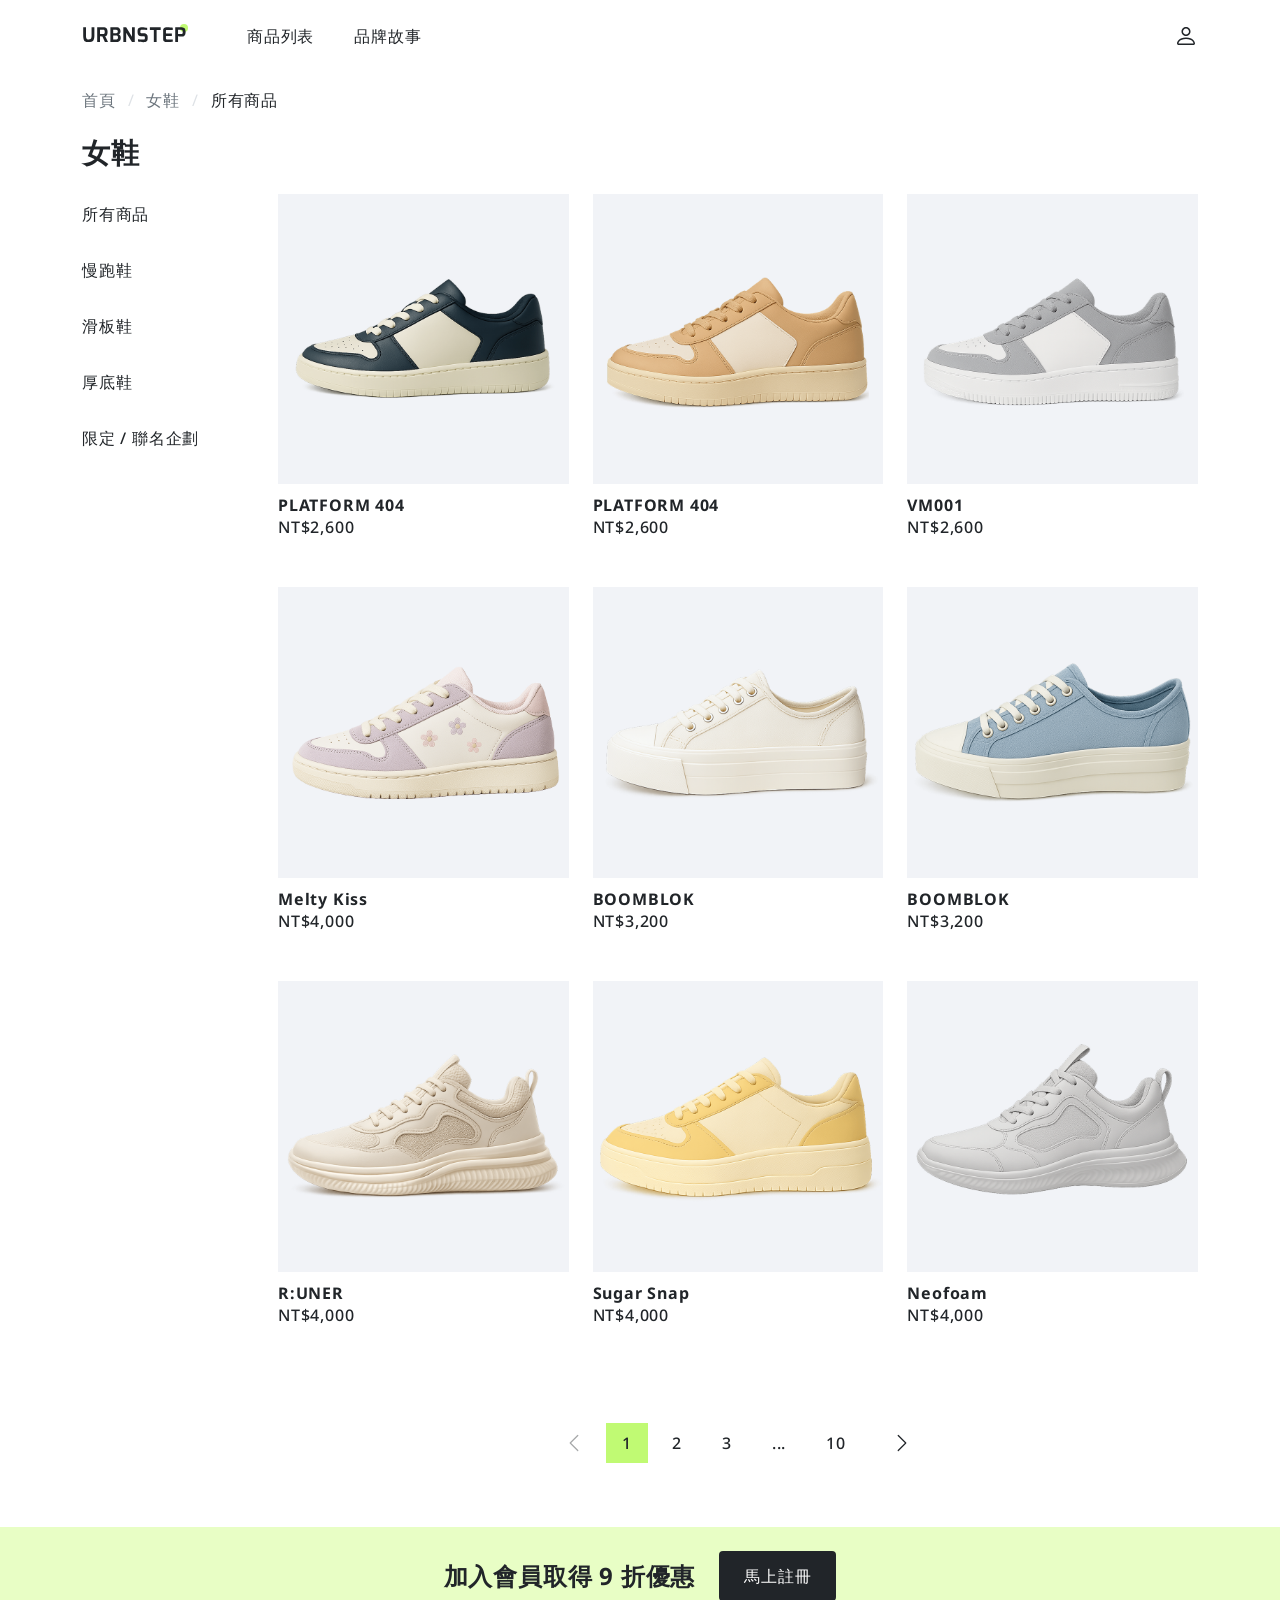
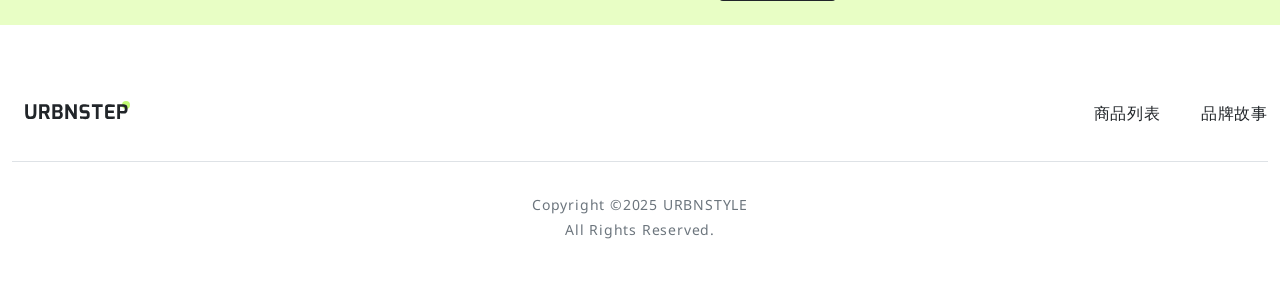
<file: products_list.html>
<!doctype html>
<html lang="en">
  <head>
    <meta charset="UTF-8" />
    <meta name="viewport" content="width=device-width, initial-scale=1.0" />
    <title>Nelson的部落格</title>
    <link rel="preconnect" href="https://fonts.googleapis.com" />
    <link rel="preconnect" href="https://fonts.gstatic.com" crossorigin />
    <!-- GoogleFont -->
    <link
      href="https://fonts.googleapis.com/css2?family=Noto+Sans:ital,wght@0,100..900;1,100..900&display=swap"
      rel="stylesheet"
    />
    <link
      rel="stylesheet"
      href="https://fonts.googleapis.com/css2?family=Material+Symbols+Outlined"
    />
    <!-- BS5 CDN -->
    <link
      rel="stylesheet"
      href="https://cdn.jsdelivr.net/npm/bootstrap-icons@1.13.1/font/bootstrap-icons.min.css"
    />
    <link
      href="https://cdn.jsdelivr.net/npm/bootstrap@5.3.8/dist/css/bootstrap.min.css"
      rel="stylesheet"
      integrity="sha384-sRIl4kxILFvY47J16cr9ZwB07vP4J8+LH7qKQnuqkuIAvNWLzeN8tE5YBujZqJLB"
      crossorigin="anonymous"
    />
    <link rel="stylesheet" href="./css/main.css" />
  </head>
  <body>
    <!-- header -->
    <!-- 選單、會員按鈕、hero -->
    <header>
      <!-- 選單、會員按鈕 -->
      <!-- 桌面版 -->
      <nav class="container d-flex justify-content-between py-md3 py-7 px-0">
        <!-- 選單 -->
        <ul class="list-unstyled d-flex align-items-center">
          <li class="me-5">
            <a href="index.html">
              <h1>
                <img
                  src="./img/svg/logo/logo.svg"
                  alt="品牌標誌"
                  title="品牌標誌"
                />
              </h1>
            </a>
          </li>
          <li class="me-6 d-flex align-items-center main-nav d-none d-sm-flex">
            <a class="py-7 fw-medium me-6" href="./products_list.html"
              >商品列表</a
            >
            <a class="py-7 fw-medium me-6" href="./story.html">品牌故事</a>
          </li>
        </ul>
        <!-- 會員按鈕 -->
        <a class="p-7" href="./login.html">
          <img
            src="./img/svg/icon/person.svg"
            alt="會員標誌"
            title="會員標誌"
          />
        </a>
      </nav>
      <!-- 手機版 -->
      <nav>
        <ul class="list-unstyled d-flex d-sm-none text-center">
          <li class="w-100">
            <a
              class="py-7 fw-medium w-100 bg-primary-100 nav-phone active"
              href="./products_list.html"
              >商品列表</a
            >
          </li>
          <li class="w-100">
            <a
              class="py-7 fw-medium bg-primary-100 w-100 nav-phone"
              href="./story.html"
              >品牌故事</a
            >
          </li>
        </ul>
      </nav>
    </header>
    <!-- main -->
    <main class="py-sm-10 py-3">
      <!-- 麵包屑 -->
      <nav class="container mb-sm-4 mb-7">
        <ol class="list-unstyled d-flex bread">
          <li class="d-flex">
            <a
              class="text-neutral-600 fw-medium fs-7 fs-sm-6"
              href="./index.html"
              >首頁</a
            >
          </li>
          <li class="d-flex">
            <a
              class="text-neutral-600 fw-medium fs-7 fs-sm-6"
              href="./products_list.html"
              >女鞋</a
            >
          </li>
          <li class="d-flex">
            <a
              class="text-neutral-600 fw-medium bread-active fs-7 fs-sm-6"
              href="./products_list.html"
              >所有商品</a
            >
          </li>
        </ol>
      </nav>
      <!-- 標題 -->
      <section class="container mb-sm-4 mb-7">
        <h2 class="fs-sm-3 fs-4 text-netural-900 fw-bold lh-1p2">女鞋</h2>
      </section>
      <!-- 商品選單、商品清單 -->
      <section class="container">
        <div class="row">
          <!-- 商品選單 -->
          <ul
            class="list-unstyled col max-w-2 products-list-nav d-none d-sm-block"
          >
            <li class="mb-3 py-2">
              <a class="text-neutral-900 fw-medium" href="#">所有商品</a>
            </li>
            <li class="mb-3 py-2">
              <a class="text-neutral-900 fw-medium" href="#">慢跑鞋</a>
            </li>
            <li class="mb-3 py-2">
              <a class="text-neutral-900 fw-medium" href="#">滑板鞋</a>
            </li>
            <li class="mb-3 py-2">
              <a class="text-neutral-900 fw-medium" href="#">厚底鞋</a>
            </li>
            <li class="mb-3 py-2">
              <a class="text-neutral-900 fw-medium" href="#">限定 / 聯名企劃</a>
            </li>
          </ul>
          <!-- 商品選單 -->
          <div class="col">
            <ul
              class="list-unstyled row row-cols-md-3 row-cols-2 products-list mb-5 mx-sm-n-3 mx-n-2"
            >
              <li class="col mb-sm-5 mb-4 px-sm-7 px-16">
                <a class="mb-7" href="./product_detail.html">
                  <img src="./img/product.png" alt="鞋子" />
                </a>
                <div>
                  <h2 class="fs-6 text-neutral-900 fw-bold lh-1p2">
                    PLATFORM 404
                  </h2>
                  <p class="text-neutral-900 fw-medium">NT$2,600</p>
                </div>
              </li>
              <li class="col mb-sm-5 mb-4 px-sm-7 px-16">
                <a class="mb-7" href="./product_detail.html">
                  <img src="./img/product-1.png" alt="鞋子" />
                </a>
                <div>
                  <h2 class="fs-6 text-neutral-900 fw-bold lh-1p2">
                    PLATFORM 404
                  </h2>
                  <p class="text-neutral-900 fw-medium">NT$2,600</p>
                </div>
              </li>
              <li class="col mb-sm-5 mb-4 px-sm-7 px-16">
                <a class="mb-7" href="./product_detail.html">
                  <img src="./img/product-2.png" alt="鞋子" />
                </a>
                <div>
                  <h2 class="fs-6 text-neutral-900 fw-bold lh-1p2">VM001</h2>
                  <p class="text-neutral-900 fw-medium">NT$2,600</p>
                </div>
              </li>
              <li class="col mb-sm-5 mb-4 px-sm-7 px-16">
                <a class="mb-7" href="./product_detail.html">
                  <img src="./img/product-3.png" alt="鞋子" />
                </a>
                <div>
                  <h2 class="fs-6 text-neutral-900 fw-bold lh-1p2">
                    Melty Kiss
                  </h2>
                  <p class="text-neutral-900 fw-medium">NT$4,000</p>
                </div>
              </li>
              <li class="col mb-sm-5 mb-4 px-sm-7 px-16">
                <a class="mb-7" href="./product_detail.html">
                  <img src="./img/product-4.png" alt="鞋子" />
                </a>
                <div>
                  <h2 class="fs-6 text-neutral-900 fw-bold lh-1p2">BOOMBLOK</h2>
                  <p class="text-neutral-900 fw-medium">NT$3,200</p>
                </div>
              </li>
              <li class="col mb-sm-5 mb-4 px-sm-7 px-16">
                <a class="mb-7" href="./product_detail.html">
                  <img src="./img/product-5.png" alt="鞋子" />
                </a>
                <div>
                  <h2 class="fs-6 text-neutral-900 fw-bold lh-1p2">BOOMBLOK</h2>
                  <p class="text-neutral-900 fw-medium">NT$3,200</p>
                </div>
              </li>
              <li class="col mb-sm-5 mb-4 px-sm-7 px-16">
                <a class="mb-7" href="./product_detail.html">
                  <img src="./img/product-6.png" alt="鞋子" />
                </a>
                <div>
                  <h2 class="fs-6 text-neutral-900 fw-bold lh-1p2">R:UNER</h2>
                  <p class="text-neutral-900 fw-medium">NT$4,000</p>
                </div>
              </li>
              <li class="col mb-sm-5 mb-4 px-sm-7 px-16">
                <a class="mb-7" href="./product_detail.html">
                  <img src="./img/product-7.png" alt="鞋子" />
                </a>
                <div>
                  <h2 class="fs-6 text-neutral-900 fw-bold lh-1p2">
                    Sugar Snap
                  </h2>
                  <p class="text-neutral-900 fw-medium">NT$4,000</p>
                </div>
              </li>
              <li class="col mb-sm-5 mb-4 px-sm-7 px-16">
                <a class="mb-7" href="./product_detail.html">
                  <img src="./img/product-8.png" alt="鞋子" />
                </a>
                <div>
                  <h2 class="fs-6 text-neutral-900 fw-bold lh-1p2">Neofoam</h2>
                  <p class="text-neutral-900 fw-medium">NT$4,000</p>
                </div>
              </li>
              <li class="col mb-sm-5 mb-4 px-sm-7 px-16 d-md-none">
                <a class="mb-7" href="./product_detail.html">
                  <img src="./img/product-9.png" alt="鞋子" />
                </a>
                <div>
                  <h2 class="fs-6 text-neutral-900 fw-bold lh-1p2">
                    Buttermood
                  </h2>
                  <p class="text-neutral-900 fw-medium">NT$4,000</p>
                </div>
              </li>
            </ul>
            <!-- 頁碼 -->
            <nav>
              <ul
                class="list-unstyled d-flex align-items-center justify-content-center page"
              >
                <li class="me-7">
                  <a
                    class="text-neutral-900 fw-medium p-18 page-disabled"
                    href="#"
                  >
                    <svg
                      class="d-flex justify-content-center align-items-center"
                      width="20"
                      height="20"
                      viewBox="0 0 20 20"
                      fill="none"
                      xmlns="http://www.w3.org/2000/svg"
                    >
                      <path
                        fill-rule="evenodd"
                        clip-rule="evenodd"
                        d="M14.1926 2.05764C14.2508 2.1157 14.297 2.18467 14.3285 2.2606C14.36 2.33653 14.3763 2.41793 14.3763 2.50014C14.3763 2.58235 14.36 2.66375 14.3285 2.73968C14.297 2.81561 14.2508 2.88458 14.1926 2.94264L7.13389 10.0001L14.1926 17.0576C14.31 17.175 14.3759 17.3342 14.3759 17.5001C14.3759 17.6661 14.31 17.8253 14.1926 17.9426C14.0753 18.06 13.9161 18.1259 13.7501 18.1259C13.5842 18.1259 13.425 18.06 13.3076 17.9426L5.80764 10.4426C5.74944 10.3846 5.70326 10.3156 5.67175 10.2397C5.64024 10.1638 5.62402 10.0824 5.62402 10.0001C5.62402 9.91793 5.64024 9.83653 5.67175 9.7606C5.70326 9.68467 5.74944 9.6157 5.80764 9.55764L13.3076 2.05764C13.3657 1.99944 13.4347 1.95326 13.5106 1.92175C13.5865 1.89024 13.6679 1.87402 13.7501 1.87402C13.8323 1.87402 13.9137 1.89024 13.9897 1.92175C14.0656 1.95326 14.1346 1.99944 14.1926 2.05764Z"
                        fill="currentColor"
                      />
                    </svg>
                  </a>
                </li>
                <li class="me-2 page-item">
                  <a
                    class="text-neutral-900 fw-medium py-2 px-3 page-item-active"
                    href="#"
                    >1</a
                  >
                </li>
                <li class="me-2 page-item">
                  <a class="text-neutral-900 fw-medium py-2 px-3" href="#">2</a>
                </li>
                <li class="me-2 page-item">
                  <a class="text-neutral-900 fw-medium py-2 px-3" href="#">3</a>
                </li>
                <li class="me-2 page-item">
                  <a class="text-neutral-900 fw-medium py-2 px-3" href="#"
                    >...</a
                  >
                </li>
                <li class="me-2 page-item">
                  <a class="text-neutral-900 fw-medium py-2 px-3" href="#"
                    >10</a
                  >
                </li>
                <li class="ms-7 page-arrow">
                  <a class="text-neutral-900 fw-medium p-18" href="#">
                    <svg
                      class="d-flex justify-content-center align-items-center"
                      width="20"
                      height="20"
                      viewBox="0 0 20 20"
                      fill="none"
                      xmlns="http://www.w3.org/2000/svg"
                    >
                      <path
                        fill-rule="evenodd"
                        clip-rule="evenodd"
                        d="M5.80764 2.05764C5.8657 1.99944 5.93467 1.95326 6.0106 1.92175C6.08653 1.89024 6.16793 1.87402 6.25014 1.87402C6.33235 1.87402 6.41375 1.89024 6.48968 1.92175C6.56561 1.95326 6.63458 1.99944 6.69264 2.05764L14.1926 9.55764C14.2508 9.6157 14.297 9.68467 14.3285 9.7606C14.36 9.83653 14.3763 9.91793 14.3763 10.0001C14.3763 10.0824 14.36 10.1638 14.3285 10.2397C14.297 10.3156 14.2508 10.3846 14.1926 10.4426L6.69264 17.9426C6.57528 18.06 6.41611 18.1259 6.25014 18.1259C6.08417 18.1259 5.925 18.06 5.80764 17.9426C5.69028 17.8253 5.62435 17.6661 5.62435 17.5001C5.62435 17.3342 5.69028 17.175 5.80764 17.0576L12.8664 10.0001L5.80764 2.94264C5.74944 2.88458 5.70326 2.81561 5.67175 2.73968C5.64024 2.66375 5.62402 2.58235 5.62402 2.50014C5.62402 2.41793 5.64024 2.33653 5.67175 2.2606C5.70326 2.18467 5.74944 2.1157 5.80764 2.05764Z"
                        fill="#212529"
                      />
                    </svg>
                  </a>
                </li>
              </ul>
            </nav>
          </div>
        </div>
      </section>
    </main>
    <!-- footer -->
    <!-- 優惠資訊、CTA、主選單、所有權 -->
    <footer>
      <!-- 優惠資訊、CTA -->
      <section class="pt-sm-5 pt-4">
        <div class="py-4 bg-primary-200">
          <!-- 優惠資訊、CTA -->
          <div
            class="container d-flex justify-content-center align-items-center"
          >
            <!-- 優惠資訊 -->
            <div class="me-sm-4 me-3">
              <h2 class="fs-sm-4 fs-5 fw-bold lh-1p2">加入會員取得 9 折優惠</h2>
            </div>
            <!-- CTA -->
            <a
              class="btn btn-sm-large btn-neutral-filled btn-small"
              href="login.html"
              >馬上註冊</a
            >
          </div>
        </div>
      </section>
      <!-- 主選單、所有權 -->
      <section class="py-sm-9 py-10 px-7">
        <!-- 主選單 -->
        <nav class="mb-4">
          <ul
            class="list-unstyled d-flex justify-content-between align-items-sm-center flex-sm-row flex-column"
          >
            <li class="mb-sm-0 mb-2">
              <a href="index.html">
                <img
                  src="./img/svg/logo/logo.svg"
                  alt="品牌標誌"
                  title="品牌標誌"
                />
              </a>
            </li>
            <li>
              <ul
                class="list-unstyled footer-nav d-flex flex-sm-row flex-column ms-7 ms-sm-0"
              >
                <li class="me-sm-6 me-0 py-7">
                  <a
                    class="text-neutral-900 fw-medium"
                    href="products_list.html"
                    >商品列表</a
                  >
                </li>
                <li class="me-sm-6 me-0 py-7">
                  <a class="text-neutral-900 fw-medium" href="story.html"
                    >品牌故事</a
                  >
                </li>
              </ul>
            </li>
          </ul>
        </nav>
        <!-- 所有權 -->
        <div class="pt-10 text-center border-top border-neutral-300">
          <div class="mb-1">
            <p class="text-neutral-600 fs-7 fw-normal">
              Copyright ©2025 URBNSTYLE
            </p>
          </div>
          <p class="text-neutral-600 fs-7 fw-normal">All Rights Reserved.</p>
        </div>
      </section>
    </footer>
  </body>
</html>
</file>
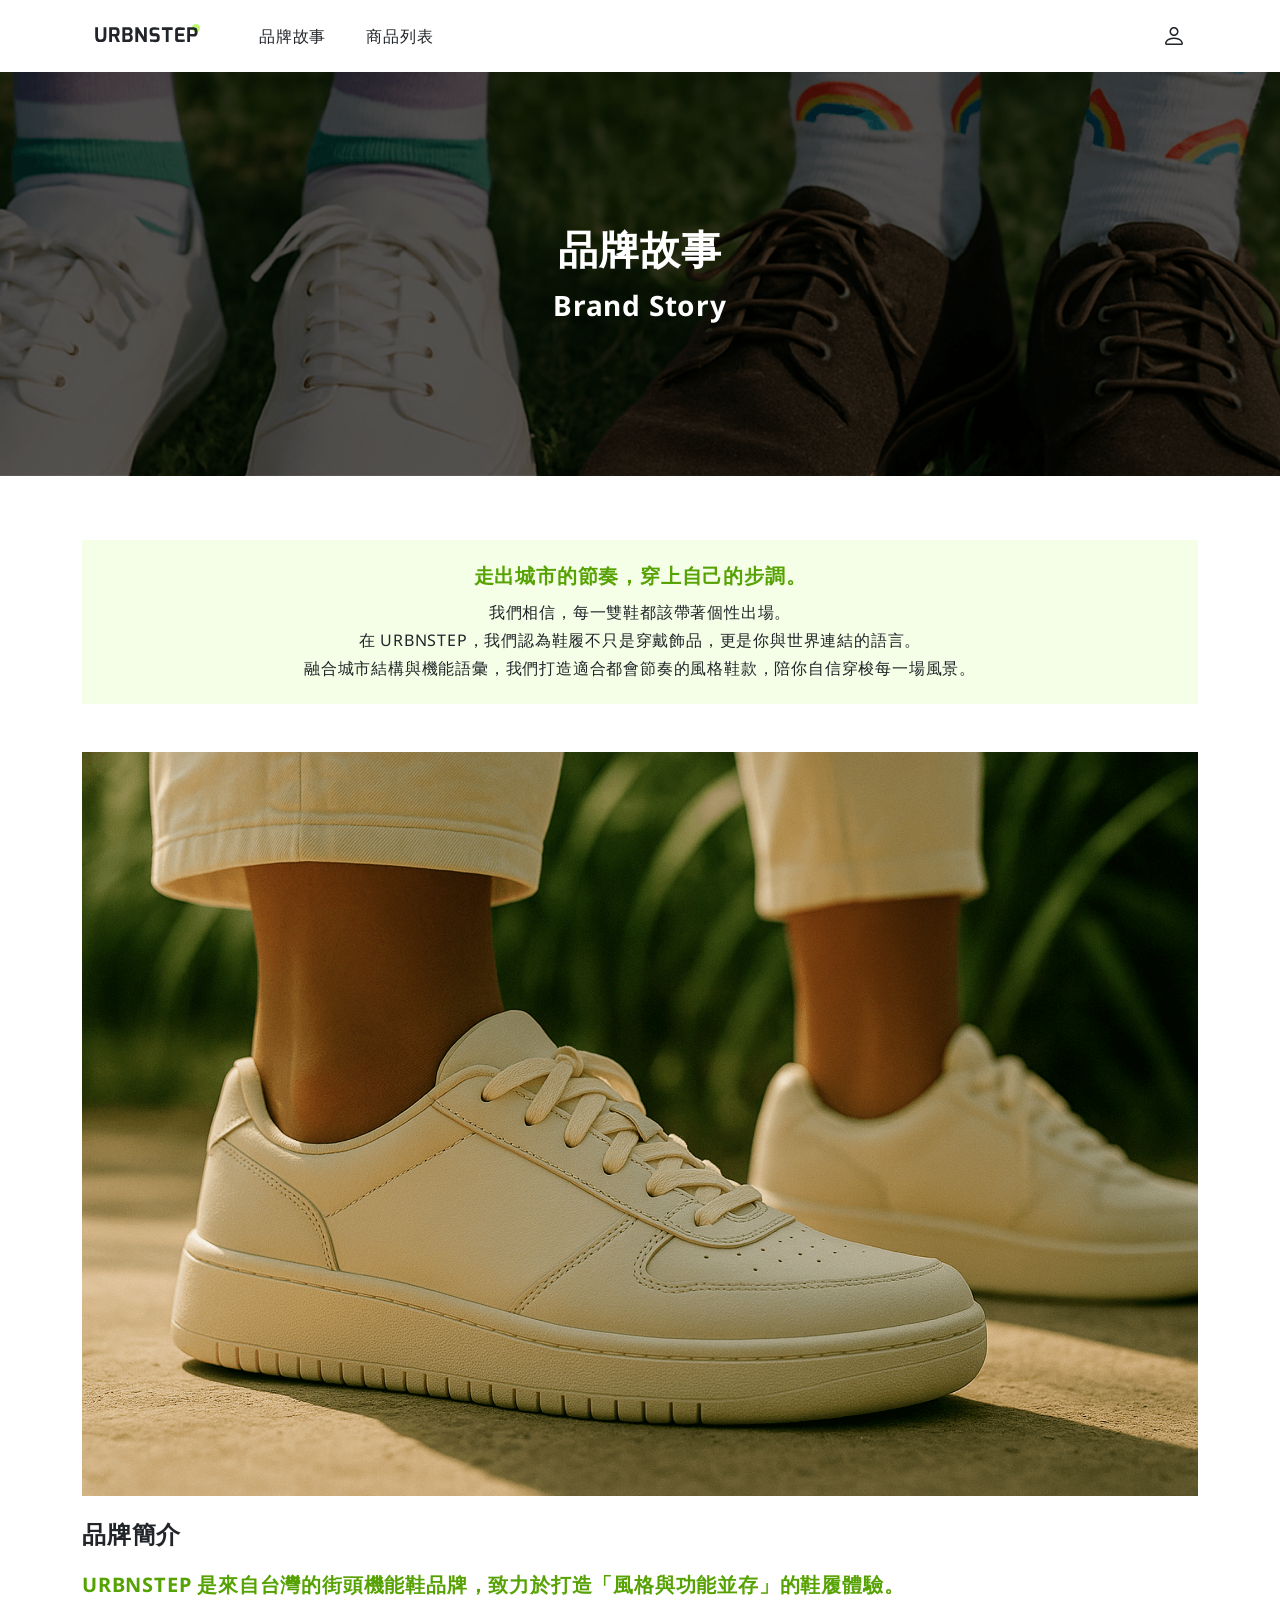
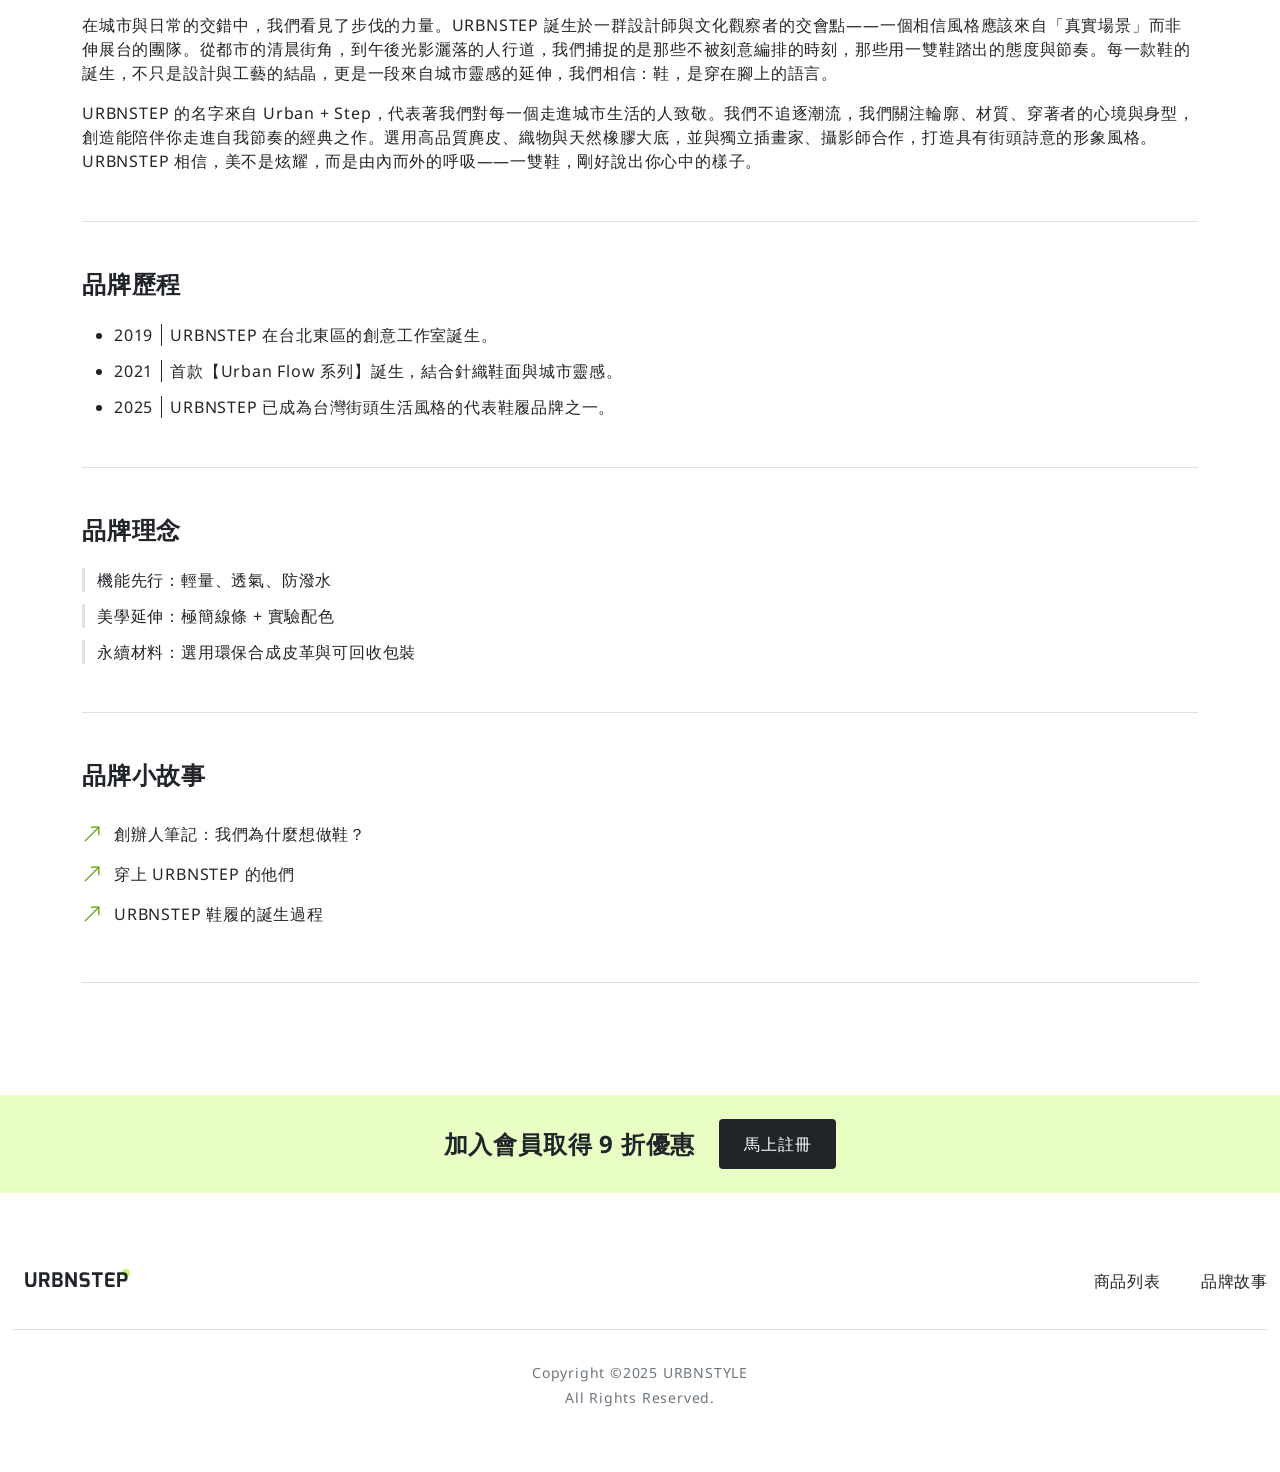
<file: story.html>
<!doctype html>
<html lang="en">
  <head>
    <meta charset="UTF-8" />
    <meta name="viewport" content="width=device-width, initial-scale=1.0" />
    <title>Nelson的部落格</title>
    <link rel="preconnect" href="https://fonts.googleapis.com" />
    <link rel="preconnect" href="https://fonts.gstatic.com" crossorigin />
    <!-- GoogleFont -->
    <link
      href="https://fonts.googleapis.com/css2?family=Noto+Sans:ital,wght@0,100..900;1,100..900&display=swap"
      rel="stylesheet"
    />
    <link
      rel="stylesheet"
      href="https://fonts.googleapis.com/css2?family=Material+Symbols+Outlined"
    />
    <!-- BS5 CDN -->
    <link
      rel="stylesheet"
      href="https://cdn.jsdelivr.net/npm/bootstrap-icons@1.13.1/font/bootstrap-icons.min.css"
    />
    <link
      href="https://cdn.jsdelivr.net/npm/bootstrap@5.3.8/dist/css/bootstrap.min.css"
      rel="stylesheet"
      integrity="sha384-sRIl4kxILFvY47J16cr9ZwB07vP4J8+LH7qKQnuqkuIAvNWLzeN8tE5YBujZqJLB"
      crossorigin="anonymous"
    />
    <link rel="stylesheet" href="./css/main.css" />
  </head>
  <body>
    <!-- header -->
    <!-- 選單、會員按鈕、hero -->
    <header>
      <!-- 選單、會員按鈕 -->
      <!-- 桌面版 -->
      <nav class="container d-flex justify-content-between py-md3 p-7">
        <!-- 選單 -->
        <ul class="list-unstyled d-flex align-items-center">
          <li class="me-5">
            <a href="index.html">
              <h1>
                <img
                  src="./img/svg/logo/logo.svg"
                  alt="品牌標誌"
                  title="品牌標誌"
                />
              </h1>
            </a>
          </li>
          <li class="me-6 d-flex align-items-center main-nav d-none d-sm-flex">
            <a class="py-7 fw-medium me-6" href="story.html">品牌故事</a>
            <a class="py-7 fw-medium me-6" href="products_list.html"
              >商品列表</a
            >
          </li>
        </ul>
        <!-- 會員按鈕 -->
        <a class="p-7" href="login.html">
          <img
            src="./img/svg/icon/person.svg"
            alt="會員標誌"
            title="會員標誌"
          />
        </a>
      </nav>
      <!-- 手機版 -->
      <nav>
        <ul class="list-unstyled d-flex d-sm-none text-center">
          <li class="w-100">
            <a
              class="py-7 fw-medium w-100 bg-primary-100 nav-phone active"
              href="story.html"
              >品牌故事</a
            >
          </li>
          <li class="w-100">
            <a
              class="py-7 fw-medium bg-primary-100 w-100 nav-phone"
              href="products_list.html"
              >商品列表</a
            >
          </li>
        </ul>
      </nav>
      <!-- hero -->
      <section class="py-sm-13 py-22 bg-story bg-sm-story">
        <div class="text-center">
          <div class="mb-sm-3 mb-2">
            <h2 class="neutral-0 fs-sm-1 fs-3 fw-bold lh-1p2">品牌故事</h2>
          </div>
          <h2 class="neutral-0 fs-sm-3 fs-5 fw-bold lh-1p2">Brand Story</h2>
        </div>
      </section>
    </header>
    <!-- main -->
    <main class="py-sm-9 py-10">
      <section class="container">
        <!-- 標語 -->
        <div class="bg-primary-100 py-sm-10 py-4 text-center mb-sm-5 mb-10">
          <div class="mb-7">
            <h3 class="fs-5 text-primary-400 fw-bold lh-1p2">
              走出城市的節奏，穿上自己的步調。
            </h3>
          </div>
          <div>
            <div class="mb-1">
              <p class="text-neutral-900 fw-normal">
                我們相信，每一雙鞋都該帶著個性出場。
              </p>
            </div>
            <div class="mb-1">
              <p class="text-neutral-900 fw-normal">
                在
                URBNSTEP，我們認為鞋履不只是穿戴飾品，更是你與世界連結的語言。
              </p>
            </div>
            <p class="text-neutral-900 fw-normal">
              融合城市結構與機能語彙，我們打造適合都會節奏的風格鞋款，陪你自信穿梭每一場風景。
            </p>
          </div>
        </div>
        <!-- 簡介 -->
        <div>
          <!-- 圖片 -->
          <div class="mb-3 mb-sm-4">
            <img src="./img/about.png" alt="品牌形象" />
          </div>
          <!-- 品牌故事 -->
          <div class="brand-story x-21">
            <!-- 品牌簡介 -->
            <div class="pb-sm-5 border-sm-bottom mb-sm-5 mb-3">
              <!-- 標題 -->
              <div class="mb-3 mb-sm-4">
                <h3 class="fs-sm-4 fs-5 fw-bold lh-1p2">品牌簡介</h3>
              </div>
              <!-- 說明 -->
              <div class="mb-sm-3 mb-7">
                <p class="fs-sm-5 fs-6 text-primary-400 fw-bold lh-1p2">
                  URBNSTEP
                  是來自台灣的街頭機能鞋品牌，致力於打造「風格與功能並存」的鞋履體驗。
                </p>
              </div>
              <!-- 說明 -->
              <div>
                <div class="mb-sm-3 mb-7">
                  <p class="fw-regular">
                    在城市與日常的交錯中，我們看見了步伐的力量。URBNSTEP
                    誕生於一群設計師與文化觀察者的交會點——一個相信風格應該來自「真實場景」而非伸展台的團隊。從都市的清晨街角，到午後光影灑落的人行道，我們捕捉的是那些不被刻意編排的時刻，那些用一雙鞋踏出的態度與節奏。每一款鞋的誕生，不只是設計與工藝的結晶，更是一段來自城市靈感的延伸，我們相信：鞋，是穿在腳上的語言。
                  </p>
                </div>
                <div>
                  <p class="fw-regular">
                    URBNSTEP 的名字來自 Urban +
                    Step，代表著我們對每一個走進城市生活的人致敬。我們不追逐潮流，我們關注輪廓、材質、穿著者的心境與身型，創造能陪伴你走進自我節奏的經典之作。選用高品質麂皮、織物與天然橡膠大底，並與獨立插畫家、攝影師合作，打造具有街頭詩意的形象風格。URBNSTEP
                    相信，美不是炫耀，而是由內而外的呼吸——一雙鞋，剛好說出你心中的樣子。
                  </p>
                </div>
              </div>
            </div>
            <!-- 歷程 -->
            <div class="pb-sm-5 pb-10 border-bottom mb-sm-5 mb-10">
              <!-- 標題 -->
              <div class="mb-3 mb-sm-4">
                <h3 class="fs-sm-4 fs-5 fw-bold lh-1p2">品牌歷程</h3>
              </div>
              <ul class="brand-list">
                <li class="mb-7">
                  <span class="pe-2">2019</span
                  ><span class="ps-2 border-start border-neutral-900"
                    >URBNSTEP 在台北東區的創意工作室誕生。</span
                  >
                </li>
                <li class="mb-7">
                  <span class="pe-2">2021</span
                  ><span class="ps-2 border-start border-neutral-900"
                    >首款【Urban Flow 系列】誕生，結合針織鞋面與城市靈感。</span
                  >
                </li>
                <li class="mb-7">
                  <span class="pe-2">2025</span
                  ><span class="ps-2 border-start border-neutral-900"
                    >URBNSTEP 已成為台灣街頭生活風格的代表鞋履品牌之一。</span
                  >
                </li>
              </ul>
            </div>
            <!-- 理念 -->
            <div class="pb-sm-5 pb-10 border-bottom mb-sm-5 mb-10">
              <!-- 標題 -->
              <div class="mb-3 mb-sm-4">
                <h3 class="fs-sm-4 fs-5 fw-bold lh-1p2">品牌理念</h3>
              </div>
              <ul class="brand-list list-unstyled">
                <li class="mb-7 ps-7 border-start border-neutral-300 border-3">
                  機能先行：輕量、透氣、防潑水
                </li>
                <li class="mb-7 ps-7 border-start border-neutral-300 border-3">
                  美學延伸：極簡線條 + 實驗配色
                </li>
                <li class="mb-7 ps-7 border-start border-neutral-300 border-3">
                  永續材料：選用環保合成皮革與可回收包裝
                </li>
              </ul>
            </div>
            <!-- 小故事 -->
            <div class="pb-sm-5 pb-10 border-bottom mb-sm-5 mb-10">
              <!-- 標題 -->
              <div class="mb-3 mb-sm-4">
                <h3 class="fs-sm-4 fs-5 fw-bold lh-1p2">品牌小故事</h3>
              </div>
              <ul class="brand-list list-unstyled">
                <li class="py-2">
                  <a class="d-flex align-items-center" href="#">
                    <div class="me-7">
                      <img src="./img/svg/icon/arrow-up-right.svg" alt="連結" />
                    </div>
                    創辦人筆記：我們為什麼想做鞋？
                  </a>
                </li>
                <li class="py-2">
                  <a class="d-flex align-items-center" href="#">
                    <div class="me-7">
                      <img src="./img/svg/icon/arrow-up-right.svg" alt="連結" />
                    </div>
                    穿上 URBNSTEP 的他們
                  </a>
                </li>
                <li class="py-2">
                  <a class="d-flex align-items-center" href="#">
                    <div class="me-7">
                      <img src="./img/svg/icon/arrow-up-right.svg" alt="連結" />
                    </div>
                    URBNSTEP 鞋履的誕生過程
                  </a>
                </li>
              </ul>
            </div>
          </div>
        </div>
      </section>
    </main>
    <!-- footer -->
    <!-- 優惠資訊、CTA、主選單、所有權 -->
    <footer>
      <!-- 優惠資訊、CTA -->
      <section class="pt-sm-5 pt-4">
        <div class="py-4 bg-primary-200">
          <!-- 優惠資訊、CTA -->
          <div
            class="container d-flex justify-content-center align-items-center"
          >
            <!-- 優惠資訊 -->
            <div class="me-sm-4 me-3">
              <h2 class="fs-sm-4 fs-5 fw-bold lh-1p2">加入會員取得 9 折優惠</h2>
            </div>
            <!-- CTA -->
            <a
              class="btn btn-sm-large btn-neutral-filled btn-small"
              href="login.html"
              >馬上註冊</a
            >
          </div>
        </div>
      </section>
      <!-- 主選單、所有權 -->
      <section class="py-sm-9 py-10 px-7">
        <!-- 主選單 -->
        <nav class="mb-4">
          <ul
            class="list-unstyled d-flex justify-content-between align-items-sm-center flex-sm-row flex-column"
          >
            <li class="mb-sm-0 mb-2">
              <a href="index.html">
                <img
                  src="./img/svg/logo/logo.svg"
                  alt="品牌標誌"
                  title="品牌標誌"
                />
              </a>
            </li>
            <li>
              <ul
                class="list-unstyled footer-nav d-flex flex-sm-row flex-column ms-7 ms-sm-0"
              >
                <li class="me-sm-6 me-0 py-7">
                  <a
                    class="text-neutral-900 fw-medium"
                    href="products_list.html"
                    >商品列表</a
                  >
                </li>
                <li class="me-sm-6 me-0 py-7">
                  <a class="text-neutral-900 fw-medium" href="story.html"
                    >品牌故事</a
                  >
                </li>
              </ul>
            </li>
          </ul>
        </nav>
        <!-- 所有權 -->
        <div class="pt-10 text-center border-top border-neutral-300">
          <div class="mb-1">
            <p class="text-neutral-600 fs-7 fw-normal">
              Copyright ©2025 URBNSTYLE
            </p>
          </div>
          <p class="text-neutral-600 fs-7 fw-normal">All Rights Reserved.</p>
        </div>
      </section>
    </footer>
  </body>
</html>
</file>
<file: css/main.css>
@import "variables.css";
@import "reset.css";
@import "utilities.css";
@import "components.css";
@import "page.css";
</file>
